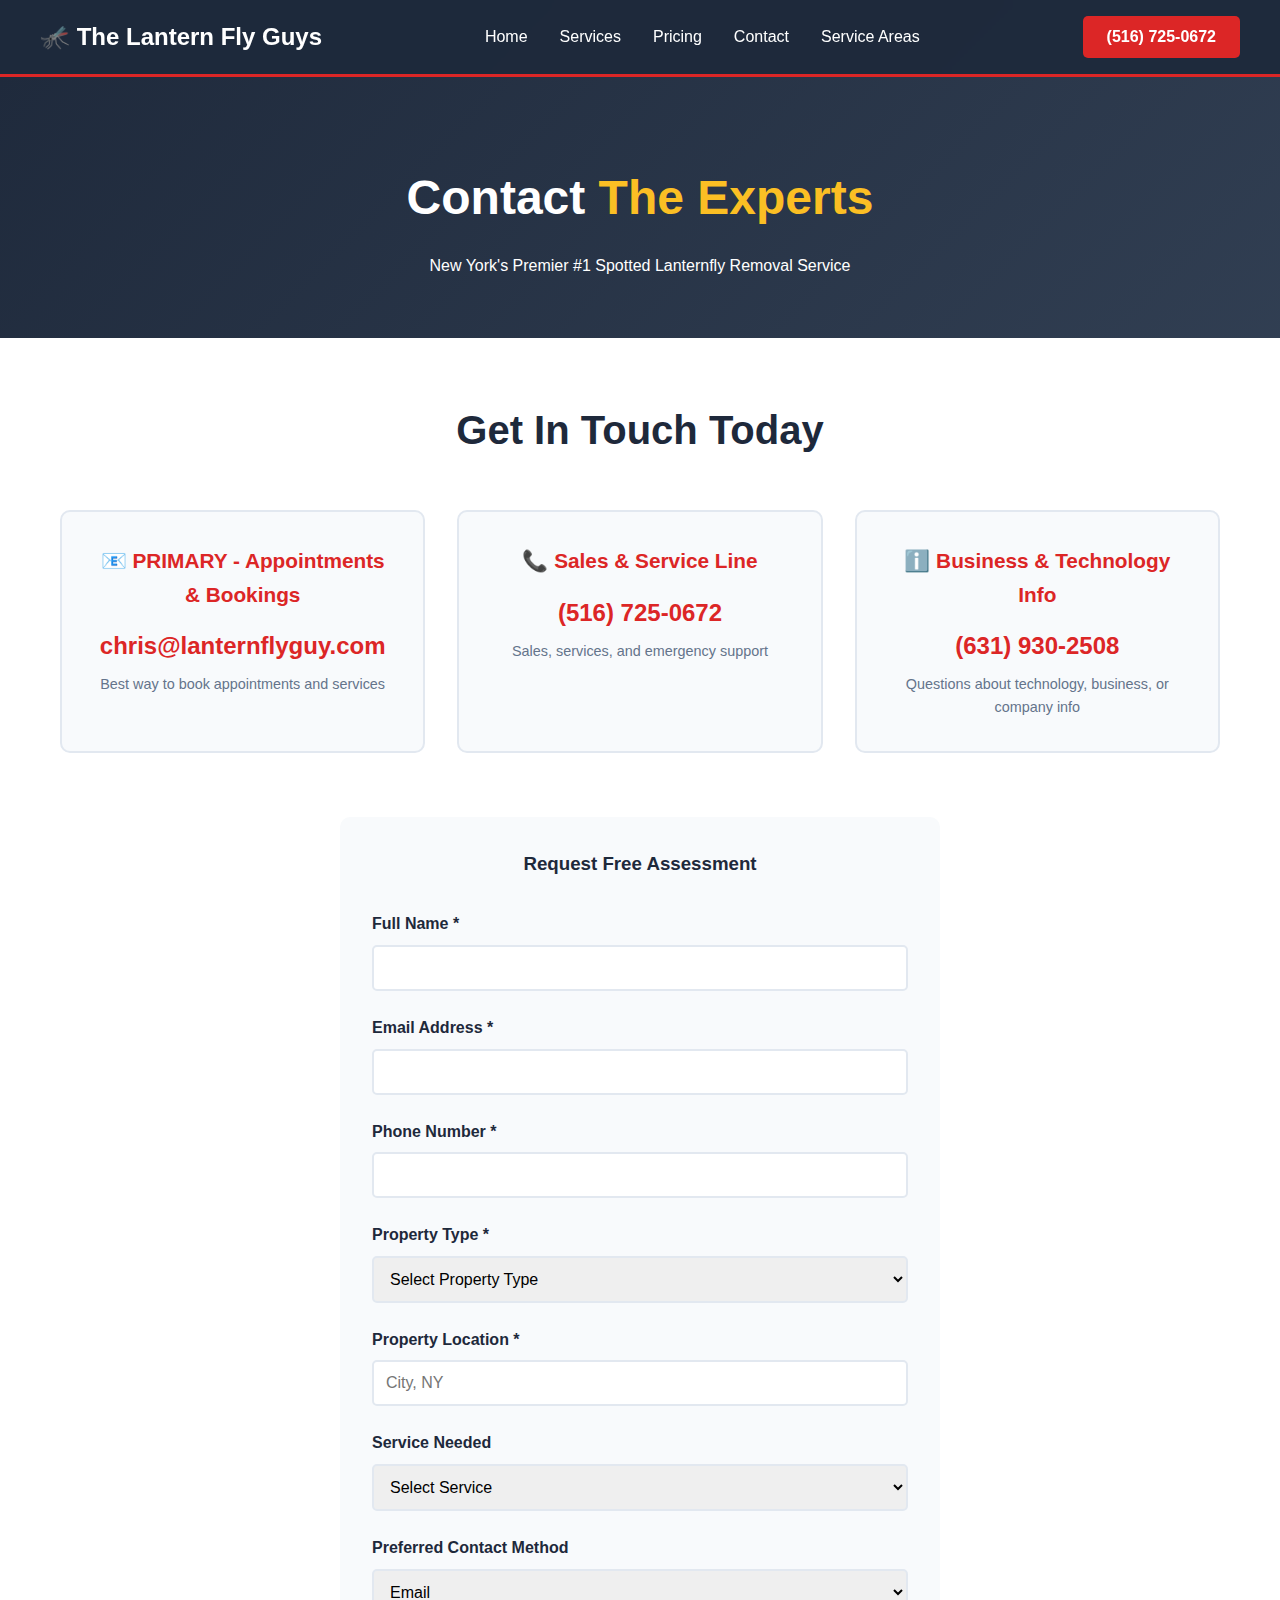
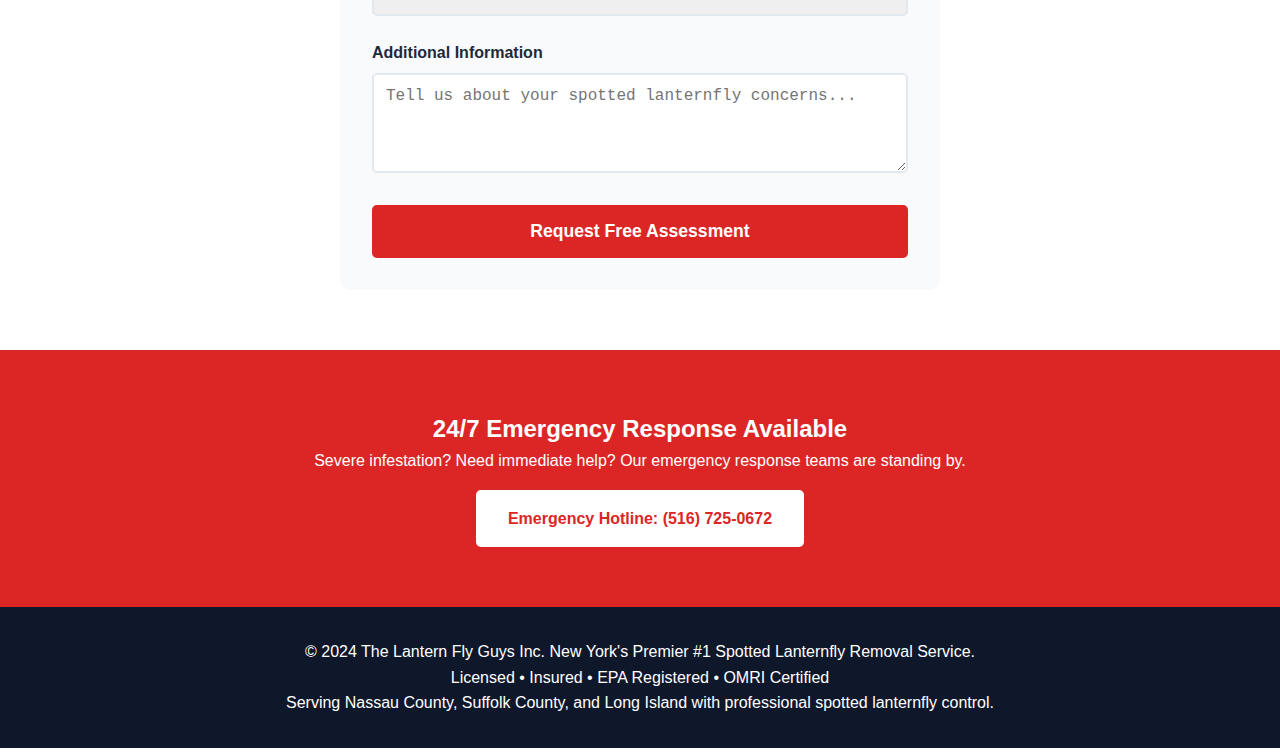
<file: contact.html>
<!DOCTYPE html>
<html lang="en">
<head>
    <meta charset="UTF-8">
    <meta name="viewport" content="width=device-width, initial-scale=1.0">
    <title>Contact Us - The Lantern Fly Guys | Nassau & Suffolk County Spotted Lanternfly Removal</title>
    <meta name="description" content="Contact The Lantern Fly Guys for professional spotted lanternfly removal. Call (516) 725-0672 for sales & services or (631) 930-2508 for business info. Serving Nassau & Suffolk County NY.">
    <meta name="keywords" content="contact lanternfly removal Nassau County, spotted lanternfly exterminator Suffolk County, pest control contact Long Island, emergency pest service NY">
    <link rel="canonical" href="https://www.thelanternflyguys.com/contact.html">
    
    <style>
        * {
            margin: 0;
            padding: 0;
            box-sizing: border-box;
        }
        
        body {
            font-family: 'Segoe UI', Tahoma, Geneva, Verdana, sans-serif;
            line-height: 1.6;
            color: #333;
            background: linear-gradient(135deg, #1e293b 0%, #334155 50%, #1e293b 100%);
        }
        
        .container {
            max-width: 1200px;
            margin: 0 auto;
            padding: 0 20px;
        }
        
        .header {
            background: rgba(30, 41, 59, 0.95);
            backdrop-filter: blur(10px);
            position: fixed;
            top: 0;
            width: 100%;
            z-index: 1000;
            border-bottom: 3px solid #dc2626;
        }
        
        .nav {
            display: flex;
            justify-content: space-between;
            align-items: center;
            padding: 1rem 0;
        }
        
        .logo {
            color: #ffffff;
            font-size: 1.5rem;
            font-weight: bold;
            text-decoration: none;
        }
        
        .nav-menu {
            display: flex;
            list-style: none;
            gap: 2rem;
        }
        
        .nav-menu a {
            color: #ffffff;
            text-decoration: none;
            font-weight: 500;
        }
        
        .nav-menu a:hover {
            color: #fbbf24;
        }
        
        .phone-btn {
            background: #dc2626;
            color: white;
            padding: 0.5rem 1.5rem;
            border: none;
            border-radius: 5px;
            font-weight: bold;
            text-decoration: none;
        }
        
        .main {
            padding-top: 100px;
        }
        
        .page-header {
            text-align: center;
            padding: 60px 0;
            color: white;
        }
        
        .page-header h1 {
            font-size: 3rem;
            margin-bottom: 1rem;
        }
        
        .highlight {
            color: #fbbf24;
        }
        
        .contact-section {
            padding: 60px 0;
            background: white;
        }
        
        .section-title {
            text-align: center;
            font-size: 2.5rem;
            margin-bottom: 3rem;
            color: #1e293b;
        }
        
        .contact-grid {
            display: grid;
            grid-template-columns: repeat(auto-fit, minmax(300px, 1fr));
            gap: 2rem;
            margin-bottom: 4rem;
        }
        
        .contact-card {
            background: #f8fafc;
            padding: 2rem;
            border-radius: 10px;
            text-align: center;
            border: 2px solid #e2e8f0;
        }
        
        .contact-card h3 {
            color: #dc2626;
            margin-bottom: 1rem;
            font-size: 1.3rem;
        }
        
        .contact-card .phone {
            font-size: 1.5rem;
            font-weight: bold;
            color: #1e293b;
            margin-bottom: 0.5rem;
        }
        
        .contact-card .description {
            color: #64748b;
            font-size: 0.9rem;
        }
        
        .contact-form {
            max-width: 600px;
            margin: 0 auto;
            background: #f8fafc;
            padding: 2rem;
            border-radius: 10px;
        }
        
        .form-group {
            margin-bottom: 1.5rem;
        }
        
        .form-group label {
            display: block;
            margin-bottom: 0.5rem;
            font-weight: bold;
            color: #1e293b;
        }
        
        .form-group input,
        .form-group select,
        .form-group textarea {
            width: 100%;
            padding: 0.75rem;
            border: 2px solid #e2e8f0;
            border-radius: 5px;
            font-size: 1rem;
        }
        
        .form-group input:focus,
        .form-group select:focus,
        .form-group textarea:focus {
            outline: none;
            border-color: #dc2626;
        }
        
        .submit-btn {
            width: 100%;
            background: #dc2626;
            color: white;
            padding: 1rem;
            border: none;
            border-radius: 5px;
            font-size: 1.1rem;
            font-weight: bold;
            cursor: pointer;
            transition: background 0.3s;
        }
        
        .submit-btn:hover {
            background: #b91c1c;
        }
        
        .emergency-section {
            padding: 60px 0;
            background: #dc2626;
            color: white;
            text-align: center;
        }
        
        .footer {
            background: #0f172a;
            color: white;
            padding: 2rem 0;
            text-align: center;
        }
        
        @media (max-width: 768px) {
            .nav-menu { display: none; }
            .page-header h1 { font-size: 2rem; }
            .contact-grid { grid-template-columns: 1fr; }
        }
    </style>
</head>
<body>
    <!-- Header -->
    <header class="header">
        <nav class="nav container">
            <a href="/" class="logo">🦟 The Lantern Fly Guys</a>
            <ul class="nav-menu">
                <li><a href="/">Home</a></li>
                <li><a href="/services.html">Services</a></li>
                <li><a href="/pricing.html">Pricing</a></li>
                <li><a href="/contact.html">Contact</a></li>
                <li><a href="/towns.html">Service Areas</a></li>
            </ul>
            <a href="tel:5167250672" class="phone-btn">(516) 725-0672</a>
        </nav>
    </header>

    <main class="main">
        <!-- Page Header -->
        <section class="page-header">
            <div class="container">
                <h1>Contact <span class="highlight">The Experts</span></h1>
                <p>New York's Premier #1 Spotted Lanternfly Removal Service</p>
            </div>
        </section>

        <!-- Contact Information -->
        <section class="contact-section">
            <div class="container">
                <h2 class="section-title">Get In Touch Today</h2>
                <div class="contact-grid">
                    <div class="contact-card">
                        <h3>📧 PRIMARY - Appointments & Bookings</h3>
                        <div class="phone"><a href="mailto:chris@lanternflyguy.com" style="color: #dc2626; text-decoration: none;">chris@lanternflyguy.com</a></div>
                        <div class="description">Best way to book appointments and services</div>
                    </div>
                    <div class="contact-card">
                        <h3>📞 Sales & Service Line</h3>
                        <div class="phone"><a href="tel:5167250672" style="color: #dc2626; text-decoration: none;">(516) 725-0672</a></div>
                        <div class="description">Sales, services, and emergency support</div>
                    </div>
                    <div class="contact-card">
                        <h3>ℹ️ Business & Technology Info</h3>
                        <div class="phone"><a href="tel:6319302508" style="color: #dc2626; text-decoration: none;">(631) 930-2508</a></div>
                        <div class="description">Questions about technology, business, or company info</div>
                    </div>
                </div>

                <!-- Contact Form -->
                <div class="contact-form">
                    <h3 style="text-align: center; margin-bottom: 2rem; color: #1e293b;">Request Free Assessment</h3>
                    <form action="https://formspree.io/f/YOUR_FORM_ID" method="POST">
                        <div class="form-group">
                            <label for="name">Full Name *</label>
                            <input type="text" id="name" name="name" required>
                        </div>
                        <div class="form-group">
                            <label for="email">Email Address *</label>
                            <input type="email" id="email" name="email" required>
                        </div>
                        <div class="form-group">
                            <label for="phone">Phone Number *</label>
                            <input type="tel" id="phone" name="phone" required>
                        </div>
                        <div class="form-group">
                            <label for="property-type">Property Type *</label>
                            <select id="property-type" name="property-type" required>
                                <option value="">Select Property Type</option>
                                <option value="residential">Residential</option>
                                <option value="commercial">Commercial</option>
                                <option value="hoa">HOA Community</option>
                                <option value="winery">Winery/Vineyard</option>
                                <option value="municipal">Municipal</option>
                            </select>
                        </div>
                        <div class="form-group">
                            <label for="location">Property Location *</label>
                            <input type="text" id="location" name="location" placeholder="City, NY" required>
                        </div>
                        <div class="form-group">
                            <label for="service">Service Needed</label>
                            <select id="service" name="service">
                                <option value="">Select Service</option>
                                <option value="assessment">Free Assessment</option>
                                <option value="treatment">Treatment Service</option>
                                <option value="emergency">Emergency Response</option>
                                <option value="bt-gen2">BT Gen 2 Technology</option>
                                <option value="organic">Organic Treatment</option>
                            </select>
                        </div>
                        <div class="form-group">
                            <label for="preferred-contact">Preferred Contact Method</label>
                            <select id="preferred-contact" name="preferred-contact">
                                <option value="email">Email</option>
                                <option value="phone">Phone</option>
                                <option value="text">Text Message</option>
                            </select>
                        </div>
                        <div class="form-group">
                            <label for="message">Additional Information</label>
                            <textarea id="message" name="message" rows="4" placeholder="Tell us about your spotted lanternfly concerns..."></textarea>
                        </div>
                        <button type="submit" class="submit-btn">Request Free Assessment</button>
                    </form>
                </div>
            </div>
        </section>

        <!-- Emergency Section -->
        <section class="emergency-section">
            <div class="container">
                <h2>24/7 Emergency Response Available</h2>
                <p>Severe infestation? Need immediate help? Our emergency response teams are standing by.</p>
                <a href="tel:5167250672" style="background: white; color: #dc2626; padding: 1rem 2rem; border-radius: 5px; text-decoration: none; font-weight: bold; display: inline-block; margin-top: 1rem;">Emergency Hotline: (516) 725-0672</a>
            </div>
        </section>
    </main>

    <!-- Footer -->
    <footer class="footer">
        <div class="container">
            <p>&copy; 2024 The Lantern Fly Guys Inc. New York's Premier #1 Spotted Lanternfly Removal Service.</p>
            <p>Licensed • Insured • EPA Registered • OMRI Certified</p>
            <p>Serving Nassau County, Suffolk County, and Long Island with professional spotted lanternfly control.</p>
        </div>
    </footer>

    <script>
        // Form submission handling
        document.querySelector('form').addEventListener('submit', function(e) {
            e.preventDefault();
            
            // Get form data
            const formData = new FormData(this);
            const data = Object.fromEntries(formData);
            
            // For GoDaddy hosting, you can use Formspree or similar service
            // Replace YOUR_FORM_ID with actual Formspree form ID
            fetch(this.action, {
                method: 'POST',
                body: formData,
                headers: {
                    'Accept': 'application/json'
                }
            }).then(response => {
                if (response.ok) {
                    alert('Thank you! We will contact you within 24 hours for your free assessment.');
                    this.reset();
                } else {
                    alert('Thank you for your interest! Please call (516) 725-0672 for immediate assistance.');
                }
            }).catch(error => {
                alert('Thank you for your interest! Please call (516) 725-0672 for immediate assistance.');
            });
        });
    </script>
</body>
</html>
</file>
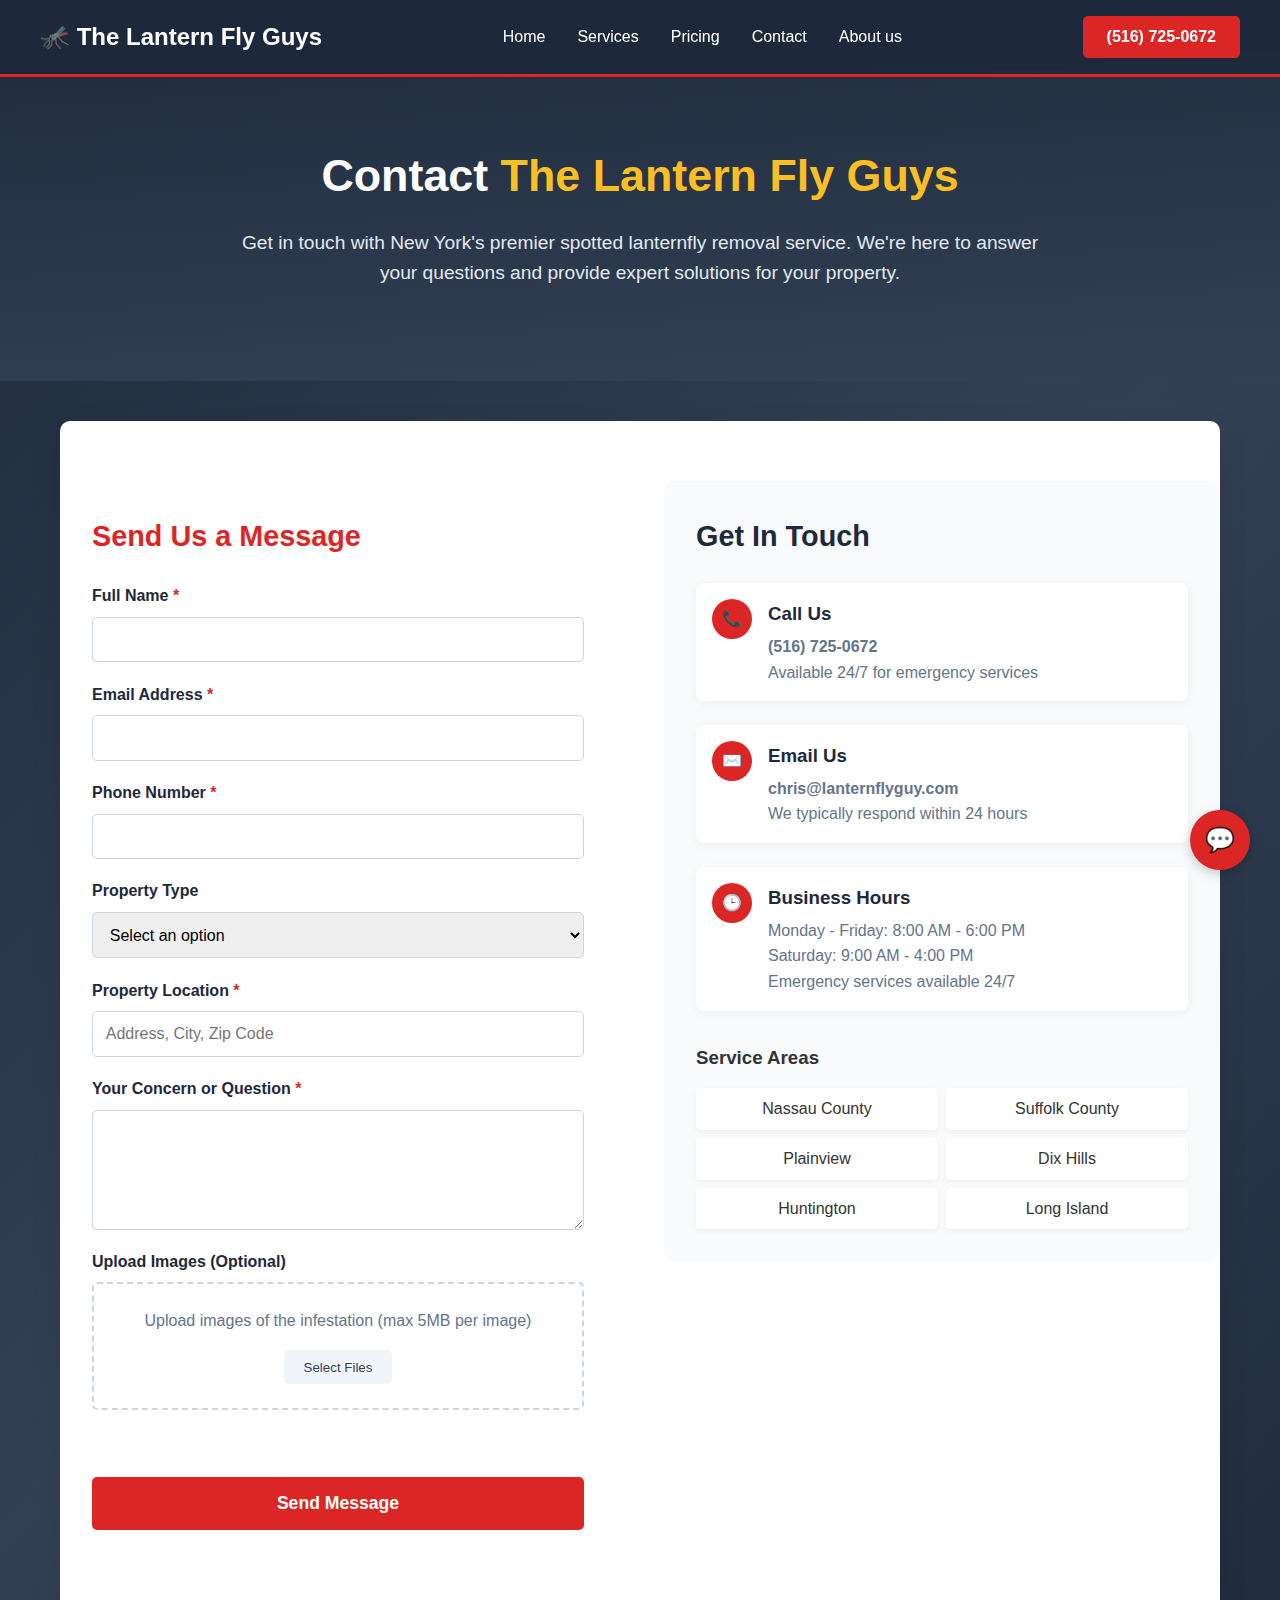
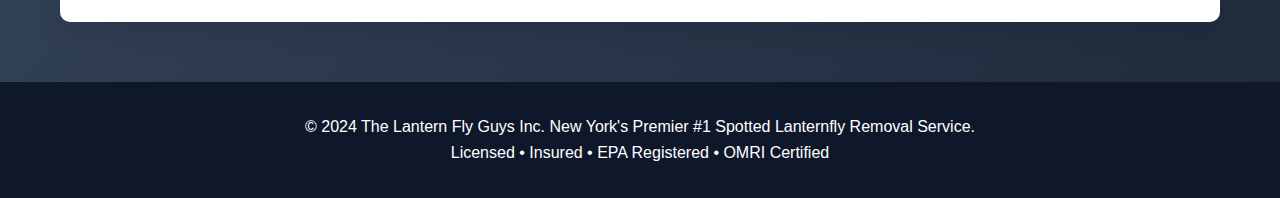
<file: Contact.html>
<!DOCTYPE html>
<html lang="en">
<head>
    <meta charset="UTF-8">
    <meta name="viewport" content="width=device-width, initial-scale=1.0">
    <title>Contact Us | The Lantern Fly Guys</title>
    <meta name="description" content="Contact New York's #1 Spotted Lanternfly Removal Service. Get a free assessment and expert consultation.">
    <style>
        * { margin: 0; padding: 0; box-sizing: border-box; }
        body { 
            font-family: 'Segoe UI', Tahoma, Geneva, Verdana, sans-serif; 
            line-height: 1.6; 
            color: #333; 
            background: linear-gradient(135deg, #1e293b 0%, #334155 50%, #1e293b 100%);
            min-height: 100vh;
        }
        .container { max-width: 1200px; margin: 0 auto; padding: 0 20px; }
        .header { background: rgba(30, 41, 59, 0.95); backdrop-filter: blur(10px); position: fixed; top: 0; width: 100%; z-index: 1000; border-bottom: 3px solid #dc2626; }
        .nav { display: flex; justify-content: space-between; align-items: center; padding: 1rem 0; }
        .logo { display: flex; align-items: center; color: #ffffff; font-size: 1.5rem; font-weight: bold; text-decoration: none; }
        .nav-menu { display: flex; list-style: none; gap: 2rem; }
        .nav-menu a { color: #ffffff; text-decoration: none; font-weight: 500; transition: color 0.3s; }
        .nav-menu a:hover { color: #fbbf24; }
        .phone-btn { background: #dc2626; color: white; padding: 0.5rem 1.5rem; border: none; border-radius: 5px; font-weight: bold; text-decoration: none; transition: background 0.3s; }
        .phone-btn:hover { background: #b91c1c; }
        
        /* Contact Hero Section */
        .contact-hero { 
            padding: 140px 0 60px; 
            text-align: center; 
            color: white; 
            background: linear-gradient(rgba(30, 41, 59, 0.8), rgba(51, 65, 85, 0.8));
        }
        .contact-hero h1 { font-size: 2.8rem; margin-bottom: 1rem; font-weight: bold; }
        .contact-hero .highlight { color: #fbbf24; }
        .contact-hero p { font-size: 1.2rem; margin-bottom: 2rem; max-width: 800px; margin-left: auto; margin-right: auto; color: #e2e8f0; }
        
        /* Contact Content */
        .contact-content { 
            display: grid; 
            grid-template-columns: 1fr 1fr; 
            gap: 3rem; 
            padding: 60px 0; 
            background: white; 
            border-radius: 10px; 
            margin: 40px auto; 
            box-shadow: 0 10px 30px rgba(0, 0, 0, 0.1);
        }
        
        /* Form Styles */
        .form-container { padding: 2rem; }
        .form-title { color: #dc2626; margin-bottom: 1.5rem; font-size: 1.8rem; }
        .contact-form { display: grid; gap: 1.2rem; }
        .form-group { display: flex; flex-direction: column; }
        .form-group label { margin-bottom: 0.5rem; font-weight: 600; color: #1e293b; }
        .form-group input, 
        .form-group textarea, 
        .form-group select { 
            padding: 0.8rem; 
            border: 1px solid #cbd5e1; 
            border-radius: 5px; 
            font-family: inherit;
            font-size: 1rem;
        }
        .form-group textarea { min-height: 120px; resize: vertical; }
        .form-group input:focus, 
        .form-group textarea:focus, 
        .form-group select:focus { 
            outline: none; 
            border-color: #dc2626; 
            box-shadow: 0 0 0 2px rgba(220, 38, 38, 0.2);
        }
        .required::after { content: " *"; color: #dc2626; }
        
        /* File Upload */
        .file-upload { 
            border: 2px dashed #cbd5e1; 
            padding: 1.5rem; 
            text-align: center; 
            border-radius: 5px;
            margin-bottom: 1rem;
            transition: all 0.3s;
        }
        .file-upload:hover { border-color: #dc2626; }
        .file-upload p { margin-bottom: 1rem; color: #64748b; }
        .file-input { display: none; }
        .upload-btn { 
            background: #f1f5f9; 
            color: #334155; 
            padding: 0.6rem 1.2rem; 
            border: none; 
            border-radius: 5px; 
            cursor: pointer;
            transition: all 0.3s;
        }
        .upload-btn:hover { background: #e2e8f0; }
        .file-list { margin-top: 1rem; text-align: left; }
        .file-item { 
            display: flex; 
            justify-content: space-between; 
            align-items: center; 
            background: #f8fafc; 
            padding: 0.5rem; 
            border-radius: 5px;
            margin-bottom: 0.5rem;
        }
        .remove-file { 
            color: #dc2626; 
            background: none; 
            border: none; 
            cursor: pointer; 
            font-weight: bold;
        }
        
        /* Submit Button */
        .submit-btn { 
            background: #dc2626; 
            color: white; 
            padding: 1rem; 
            border: none; 
            border-radius: 5px; 
            font-size: 1.1rem; 
            font-weight: bold; 
            cursor: pointer;
            transition: all 0.3s;
            margin-top: 1rem;
        }
        .submit-btn:hover { background: #b91c1c; transform: translateY(-2px); }
        
        /* Contact Info */
        .info-container { 
            background: #f8fafc; 
            padding: 2rem; 
            border-radius: 10px;
            height: fit-content;
        }
        .info-title { color: #1e293b; margin-bottom: 1.5rem; font-size: 1.8rem; }
        .contact-info-item { 
            display: flex; 
            align-items: flex-start; 
            margin-bottom: 1.5rem; 
            padding: 1rem;
            background: white;
            border-radius: 8px;
            box-shadow: 0 2px 10px rgba(0, 0, 0, 0.05);
        }
        .contact-icon { 
            background: #dc2626; 
            color: white; 
            width: 40px; 
            height: 40px; 
            border-radius: 50%; 
            display: flex; 
            align-items: center; 
            justify-content: center; 
            margin-right: 1rem;
            flex-shrink: 0;
        }
        .contact-details h3 { color: #1e293b; margin-bottom: 0.3rem; }
        .contact-details p { color: #64748b; }
        
        /* Service Areas */
        .service-areas { margin-top: 2rem; }
        .areas-grid { 
            display: grid; 
            grid-template-columns: repeat(2, 1fr); 
            gap: 0.5rem; 
            margin-top: 1rem;
        }
        .area-item { 
            background: white; 
            padding: 0.5rem; 
            border-radius: 5px; 
            text-align: center;
            box-shadow: 0 2px 5px rgba(0, 0, 0, 0.05);
        }
        
        /* Chat Bot */
        .chatbot-container {
            position: fixed;
            bottom: 30px;
            right: 30px;
            z-index: 1000;
        }
        .chatbot-btn {
            width: 60px;
            height: 60px;
            border-radius: 50%;
            background: #dc2626;
            color: white;
            border: none;
            cursor: pointer;
            box-shadow: 0 4px 12px rgba(0, 0, 0, 0.2);
            display: flex;
            align-items: center;
            justify-content: center;
            font-size: 1.5rem;
            transition: all 0.3s;
        }
        .chatbot-btn:hover {
            transform: scale(1.1);
        }
        .chat-window {
            position: absolute;
            bottom: 70px;
            right: 0;
            width: 350px;
            height: 450px;
            background: white;
            border-radius: 15px;
            box-shadow: 0 5px 25px rgba(0, 0, 0, 0.2);
            display: none;
            flex-direction: column;
            overflow: hidden;
        }
        .chat-header {
            background: #dc2626;
            color: white;
            padding: 1rem;
            display: flex;
            justify-content: space-between;
            align-items: center;
        }
        .chat-close {
            background: none;
            border: none;
            color: white;
            cursor: pointer;
            font-size: 1.2rem;
        }
        .chat-messages {
            flex: 1;
            padding: 1rem;
            overflow-y: auto;
            display: flex;
            flex-direction: column;
            gap: 0.8rem;
        }
        .message {
            max-width: 80%;
            padding: 0.8rem;
            border-radius: 15px;
            line-height: 1.4;
        }
        .bot-message {
            background: #f1f5f9;
            align-self: flex-start;
            border-bottom-left-radius: 5px;
        }
        .user-message {
            background: #dc2626;
            color: white;
            align-self: flex-end;
            border-bottom-right-radius: 5px;
        }
        .chat-input {
            display: flex;
            padding: 0.8rem;
            border-top: 1px solid #e2e8f0;
        }
        .chat-input input {
            flex: 1;
            padding: 0.8rem;
            border: 1px solid #cbd5e1;
            border-radius: 20px;
            outline: none;
        }
        .chat-input button {
            background: #dc2626;
            color: white;
            border: none;
            border-radius: 50%;
            width: 40px;
            height: 40px;
            margin-left: 0.5rem;
            cursor: pointer;
        }
        .quick-questions {
            display: grid;
            gap: 0.5rem;
            margin-top: 1rem;
        }
        .question-btn {
            background: #f1f5f9;
            border: 1px solid #e2e8f0;
            border-radius: 15px;
            padding: 0.5rem 1rem;
            text-align: left;
            cursor: pointer;
            transition: all 0.2s;
            font-size: 0.9rem;
        }
        .question-btn:hover {
            background: #e2e8f0;
        }
        
        /* Footer */
        .footer { background: #0f172a; color: white; padding: 2rem 0; text-align: center; margin-top: 60px; }
        
        /* Responsive */
        @media (max-width: 968px) {
            .contact-content {
                grid-template-columns: 1fr;
            }
        }
        @media (max-width: 768px) {
            .nav-menu { display: none; }
            .contact-hero h1 { font-size: 2.2rem; }
            .areas-grid { grid-template-columns: 1fr; }
            .chat-window {
                width: 300px;
                right: -20px;
            }
        }
    </style>
</head>
<body>
    <!-- Header -->
    <header class="header">
        <nav class="nav container">
            <a href="../" class="logo">
                🦟 The Lantern Fly Guys
            </a>
            <ul class="nav-menu">
                <li><a href="../">Home</a></li>
                <li><a href="../services/">Services</a></li>
                <li><a href="../pricing/">Pricing</a></li>
                <li><a href="../contact/">Contact</a></li>
                <li><a href="../towns/">About us</a></li>
            </ul>
            <a href="tel:5167250672" class="phone-btn">(516) 725-0672</a>
        </nav>
    </header>

    <!-- Contact Hero Section -->
    <section class="contact-hero">
        <div class="container">
            <h1>Contact <span class="highlight">The Lantern Fly Guys</span></h1>
            <p>Get in touch with New York's premier spotted lanternfly removal service. We're here to answer your questions and provide expert solutions for your property.</p>
        </div>
    </section>

    <!-- Contact Content -->
    <div class="container">
        <div class="contact-content">
            <!-- Contact Form -->
            <div class="form-container">
                <h2 class="form-title">Send Us a Message</h2>
                <form class="contact-form" id="contactForm" enctype="multipart/form-data">
                    <div class="form-group">
                        <label for="name" class="required">Full Name</label>
                        <input type="text" id="name" name="name" required>
                    </div>
                    <div class="form-group">
                        <label for="email" class="required">Email Address</label>
                        <input type="email" id="email" name="email" required>
                    </div>
                    <div class="form-group">
                        <label for="phone" class="required">Phone Number</label>
                        <input type="tel" id="phone" name="phone" required>
                    </div>
                    <div class="form-group">
                        <label for="propertyType">Property Type</label>
                        <select id="propertyType" name="propertyType">
                            <option value="">Select an option</option>
                            <option value="residential">Residential</option>
                            <option value="commercial">Commercial</option>
                            <option value="farm">Farm/Vineyard</option>
                            <option value="hoa">HOA Community</option>
                            <option value="municipal">Municipal</option>
                        </select>
                    </div>
                    <div class="form-group">
                        <label for="location" class="required">Property Location</label>
                        <input type="text" id="location" name="location" placeholder="Address, City, Zip Code" required>
                    </div>
                    <div class="form-group">
                        <label for="message" class="required">Your Concern or Question</label>
                        <textarea id="message" name="message" required></textarea>
                    </div>
                    
                    <!-- File Upload -->
                    <div class="form-group">
                        <label>Upload Images (Optional)</label>
                        <div class="file-upload" id="fileUploadArea">
                            <p>Upload images of the infestation (max 5MB per image)</p>
                            <button type="button" class="upload-btn" onclick="document.getElementById('fileInput').click()">Select Files</button>
                            <input type="file" id="fileInput" class="file-input" multiple accept="image/*" onchange="handleFileSelect(event)">
                        </div>
                        <div class="file-list" id="fileList"></div>
                    </div>
                    
                    <button type="submit" class="submit-btn">Send Message</button>
                </form>
            </div>
            
            <!-- Contact Information -->
            <div class="info-container">
                <h2 class="info-title">Get In Touch</h2>
                
                <div class="contact-info-item">
                    <div class="contact-icon">📞</div>
                    <div class="contact-details">
                        <h3>Call Us</h3>
                        <p><strong>(516) 725-0672</strong></p>
                        <p>Available 24/7 for emergency services</p>
                    </div>
                </div>
                
                <div class="contact-info-item">
                    <div class="contact-icon">✉️</div>
                    <div class="contact-details">
                        <h3>Email Us</h3>
                        <p><strong>chris@lanternflyguy.com</strong></p>
                        <p>We typically respond within 24 hours</p>
                    </div>
                </div>
                
                <div class="contact-info-item">
                    <div class="contact-icon">🕒</div>
                    <div class="contact-details">
                        <h3>Business Hours</h3>
                        <p>Monday - Friday: 8:00 AM - 6:00 PM</p>
                        <p>Saturday: 9:00 AM - 4:00 PM</p>
                        <p>Emergency services available 24/7</p>
                    </div>
                </div>
                
                <div class="service-areas">
                    <h3>Service Areas</h3>
                    <div class="areas-grid">
                        <div class="area-item">Nassau County</div>
                        <div class="area-item">Suffolk County</div>
                        <div class="area-item">Plainview</div>
                        <div class="area-item">Dix Hills</div>
                        <div class="area-item">Huntington</div>
                        <div class="area-item">Long Island</div>
                    </div>
                </div>
            </div>
        </div>
    </div>

    <!-- Chat Bot -->
    <div class="chatbot-container">
        <button class="chatbot-btn" onclick="toggleChat()">💬</button>
        <div class="chat-window" id="chatWindow">
            <div class="chat-header">
                <h3>Lantern Fly Help</h3>
                <button class="chat-close" onclick="toggleChat()">×</button>
            </div>
            <div class="chat-messages" id="chatMessages">
                <div class="message bot-message">
                    Hi there! I'm here to help with your spotted lanternfly questions. How can I assist you today?
                </div>
                <div class="quick-questions">
                    <button class="question-btn" onclick="askQuestion(this)">How quickly can you respond to an infestation?</button>
                    <button class="question-btn" onclick="askQuestion(this)">Are your treatments safe for pets?</button>
                    <button class="question-btn" onclick="askQuestion(this)">What's your elimination success rate?</button>
                    <button class="question-btn" onclick="askQuestion(this)">I need to speak with someone directly</button>
                </div>
            </div>
            <div class="chat-input">
                <input type="text" id="chatInput" placeholder="Type your question here...">
                <button onclick="sendMessage()">➤</button>
            </div>
        </div>
    </div>

    <!-- Footer -->
    <footer class="footer">
        <div class="container">
            <p>&copy; 2024 The Lantern Fly Guys Inc. New York's Premier #1 Spotted Lanternfly Removal Service.</p>
            <p>Licensed • Insured • EPA Registered • OMRI Certified</p>
        </div>
    </footer>

    <script>
        // File Upload Handling
        function handleFileSelect(event) {
            const files = event.target.files;
            const fileList = document.getElementById('fileList');
            const maxSize = 5 * 1024 * 1024; // 5MB in bytes
            
            fileList.innerHTML = '';
            
            for (let i = 0; i < files.length; i++) {
                const file = files[i];
                
                if (file.size > maxSize) {
                    alert(`File ${file.name} is too large. Maximum file size is 5MB.`);
                    continue;
                }
                
                const fileItem = document.createElement('div');
                fileItem.className = 'file-item';
                fileItem.innerHTML = `
                    <span>${file.name}</span>
                    <button type="button" class="remove-file" onclick="removeFile(this)">×</button>
                `;
                fileList.appendChild(fileItem);
            }
        }
        
        function removeFile(button) {
            const fileItem = button.parentElement;
            fileItem.remove();
        }
        
        // Form Submission
        document.getElementById('contactForm').addEventListener('submit', function(e) {
            e.preventDefault();
            
            // Basic validation
            const requiredFields = this.querySelectorAll('[required]');
            let valid = true;
            
            requiredFields.forEach(field => {
                if (!field.value.trim()) {
                    valid = false;
                    field.style.borderColor = '#dc2626';
                } else {
                    field.style.borderColor = '#cbd5e1';
                }
            });
            
            if (!valid) {
                alert('Please fill in all required fields.');
                return;
            }
            
            // In a real implementation, you would send the form data to your server
            // This is a simulation of form submission
            alert('Thank you for your message! We will contact you shortly.');
            this.reset();
            document.getElementById('fileList').innerHTML = '';
        });
        
        // Chat Bot Functionality
        function toggleChat() {
            const chatWindow = document.getElementById('chatWindow');
            chatWindow.style.display = chatWindow.style.display === 'flex' ? 'none' : 'flex';
        }
        
        function askQuestion(button) {
            const question = button.textContent;
            document.getElementById('chatInput').value = question;
            sendMessage();
        }
        
        function sendMessage() {
            const input = document.getElementById('chatInput');
            const message = input.value.trim();
            
            if (!message) return;
            
            // Add user message
            addMessage(message, 'user');
            input.value = '';
            
            // Simulate bot response after a short delay
            setTimeout(() => {
                let response;
                
                if (message.includes('respond') || message.includes('quickly')) {
                    response = "We typically respond within 24 hours for standard inquiries. For emergency infestations, we can often be on-site within 2-4 hours.";
                } else if (message.includes('pets') || message.includes('safe')) {
                    response = "Yes! Our treatments are OMRI organic certified and completely safe for pets, children, and plants. We use environmentally responsible methods.";
                } else if (message.includes('rate') || message.includes('success')) {
                    response = "Our patented technology achieves an 85-90% elimination rate, which is industry-leading. Most clients see significant results after the first treatment.";
                } else if (message.includes('directly') || message.includes('speak')) {
                    response = "I can connect you directly with Chris. Would you like me to send him a message to call you? Or you can call (516) 725-0672 right now.";
                } else {
                    response = "Thanks for your question. I'm connecting you with one of our lanternfly specialists who will contact you shortly. Is there anything else I can help with?";
                }
                
                addMessage(response, 'bot');
            }, 1000);
        }
        
        function addMessage(text, sender) {
            const messagesContainer = document.getElementById('chatMessages');
            const messageElement = document.createElement('div');
            messageElement.className = `message ${sender}-message`;
            messageElement.textContent = text;
            
            messagesContainer.appendChild(messageElement);
            messagesContainer.scrollTop = messagesContainer.scrollHeight;
        }
        
        // Initialize chat with welcome message
        window.onload = function() {
            // Already has a welcome message in the HTML
        }
    </script>
    <script src="../js/contact-form.js"></script>
</body>
</html>
</file>
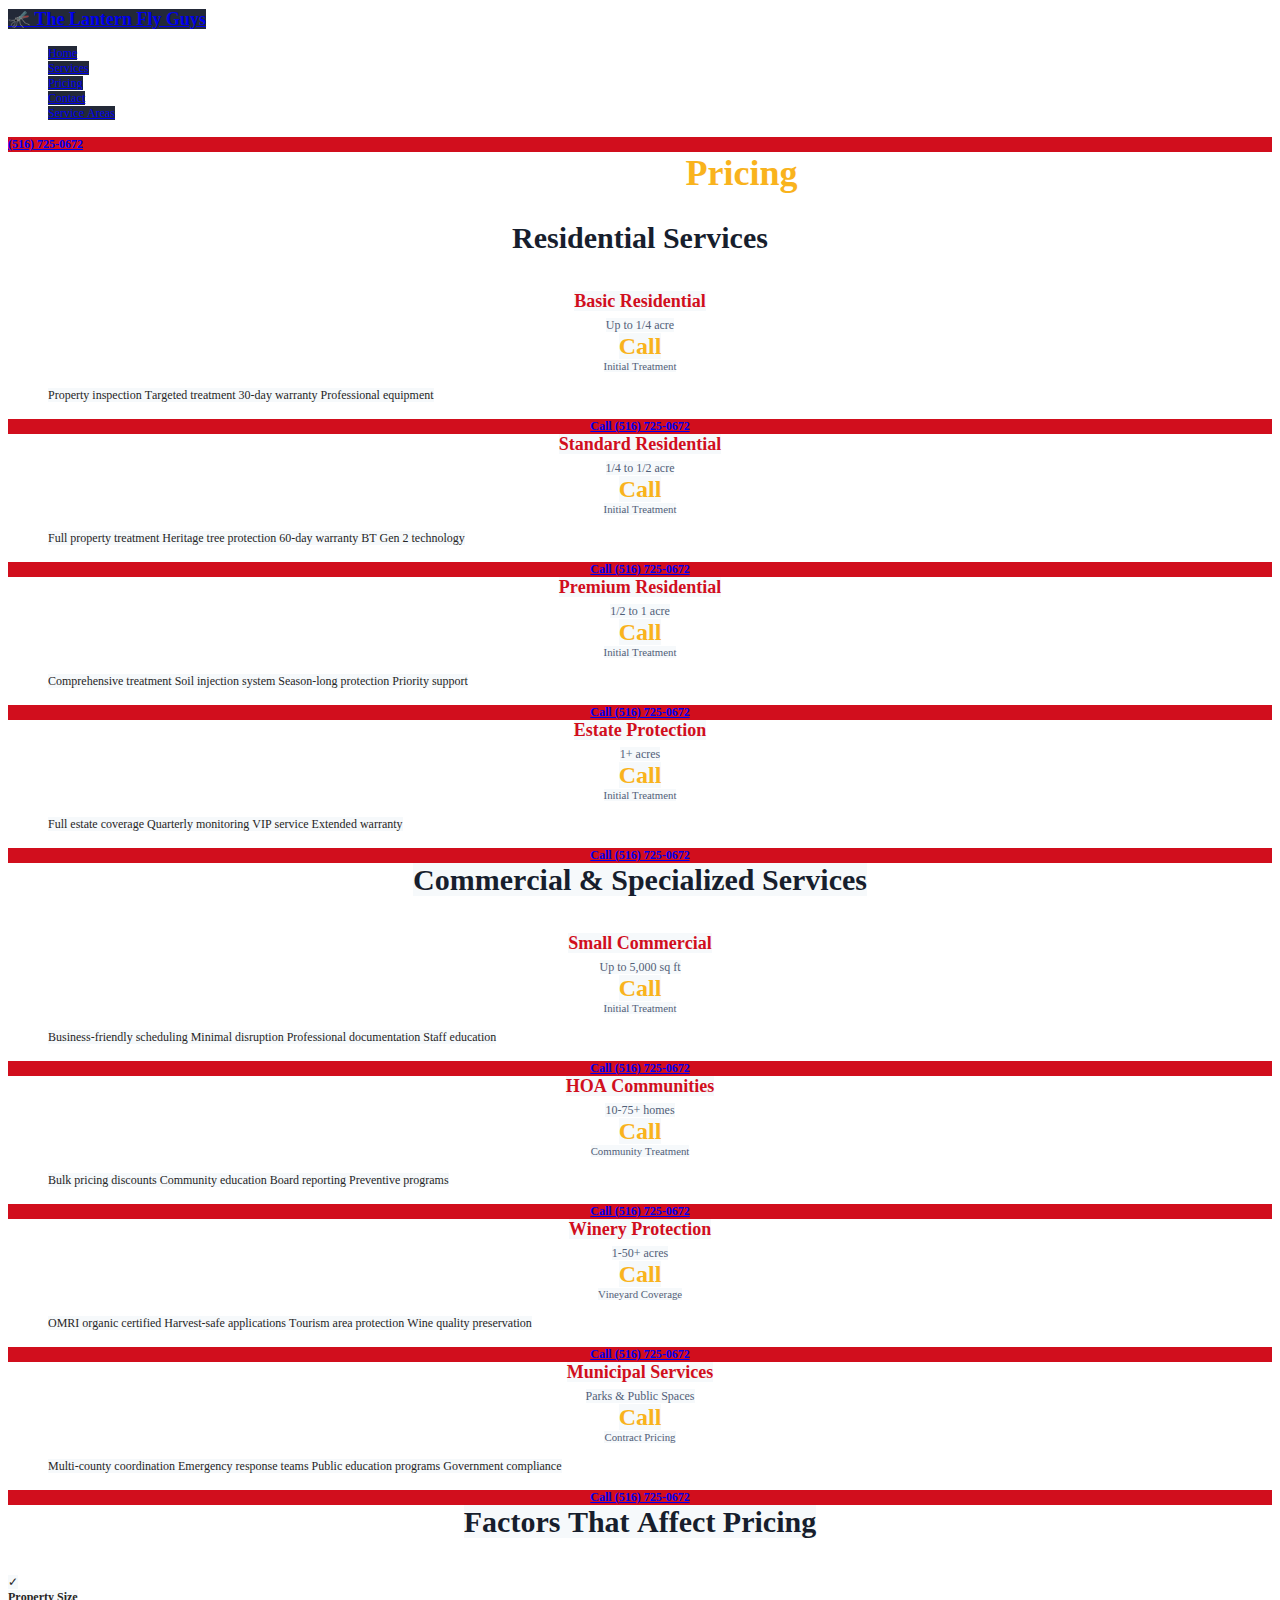
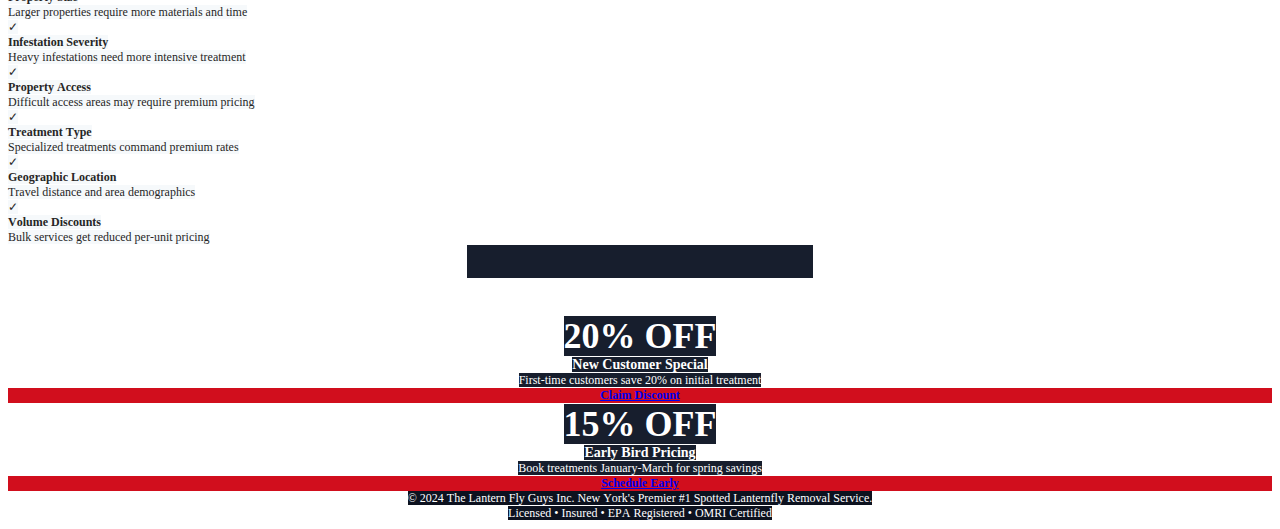
<file: pricing.html>
<!DOCTYPE html PUBLIC "-//W3C//DTD HTML 4.01//EN" "http://www.w3.org/TR/html4/strict.dtd">
<html>
<head>
  <meta http-equiv="Content-Type" content="text/html; charset=utf-8">
  <meta http-equiv="Content-Style-Type" content="text/css">
  <title></title>
  <meta name="Description" content="Transparent pricing for professional spotted lanternfly control. Residential $350-$1500, Commercial $500-$5000+, HOA community pricing. Free quotes Nassau &amp; Suffolk County.">
  <meta name="Keywords" content="spotted lanternfly removal cost, pest control pricing Nassau County, lanternfly treatment rates Suffolk County, HOA pest control pricing Long Island">
  <meta name="Generator" content="Cocoa HTML Writer">
  <meta name="CocoaVersion" content="2575.6">
  <style type="text/css">
    p.p1 {margin: 0.0px 0.0px 0.0px 0.0px; font: 18.0px Tahoma; color: #ffffff; -webkit-text-stroke: #ffffff}
    p.p3 {margin: 0.0px 0.0px 0.0px 0.0px; font: 12.0px Tahoma; color: #ffffff; -webkit-text-stroke: #ffffff; background-color: #d10e1d}
    p.p5 {margin: 0.0px 0.0px 0.0px 0.0px; text-align: center; font: 12.0px Tahoma; color: #ffffff; -webkit-text-stroke: #ffffff}
    p.p8 {margin: 0.0px 0.0px 0.0px 0.0px; text-align: center; font: 12.0px Tahoma; color: #526078; -webkit-text-stroke: #526078}
    p.p9 {margin: 0.0px 0.0px 0.0px 0.0px; text-align: center; font: 24.0px Tahoma; color: #f9b31d; -webkit-text-stroke: #f9b31d}
    p.p10 {margin: 0.0px 0.0px 0.0px 0.0px; text-align: center; font: 10.8px Tahoma; color: #526078; -webkit-text-stroke: #526078}
    p.p11 {margin: 0.0px 0.0px 0.0px 0.0px; font: 12.0px Tahoma; color: #262626; -webkit-text-stroke: #262626}
    p.p12 {margin: 0.0px 0.0px 0.0px 0.0px; text-align: center; font: 12.0px Tahoma; color: #ffffff; -webkit-text-stroke: #ffffff; background-color: #d10e1d}
    p.p13 {margin: 0.0px 0.0px 0.0px 0.0px; font: 12.0px 'Lucida Grande'; color: #262626; -webkit-text-stroke: #262626}
    p.p14 {margin: 0.0px 0.0px 0.0px 0.0px; text-align: center; font: 36.0px Tahoma; color: #ffffff; -webkit-text-stroke: #ffffff}
    li.li2 {margin: 0.0px 0.0px 0.0px 0.0px; font: 12.0px Tahoma; color: #ffffff; -webkit-text-stroke: #ffffff}
    li.li11 {margin: 0.0px 0.0px 0.0px 0.0px; font: 12.0px Tahoma; color: #262626; -webkit-text-stroke: #262626}
    span.s1 {font: 18.0px 'Apple Color Emoji'; font-kerning: none; background-color: rgba(23, 30, 45, 0.95)}
    span.s2 {font: 18.0px Tahoma; font-kerning: none}
    span.s3 {background-color: rgba(23, 30, 45, 0.95); -webkit-text-stroke: 0px #000000}
    span.s4 {font-kerning: none}
    span.s5 {font-kerning: none; background-color: #d10e1d}
    span.s6 {font-kerning: none; color: #f9b31d; -webkit-text-stroke: 0px #f9b31d}
    span.s7 {font-kerning: none; background-color: #ffffff}
    span.s8 {font-kerning: none; background-color: #f6f9fb}
    span.s9 {background-color: #f6f9fb; -webkit-text-stroke: 0px #000000}
    span.s10 {font-kerning: none; background-color: #171e2d}
    span.s11 {font-kerning: none; background-color: #0d121f}
    ul.ul1 {list-style-type: none}
  </style>
</head>
<body>
<p class="p1"><span class="s1"><a href="file:///">🦟<span class="s2"><b> The Lantern Fly Guys</b><b></b></span></a></span></p>
<ul class="ul1">
  <li class="li2"><span class="s3"><a href="file:///"><span class="s4">Home</span></a></span></li>
  <li class="li2"><span class="s3"><a href="file:///services.html"><span class="s4">Services</span></a></span></li>
  <li class="li2"><span class="s3"><a href="file:///pricing.html"><span class="s4">Pricing</span></a></span></li>
  <li class="li2"><span class="s3"><a href="file:///contact.html"><span class="s4">Contact</span></a></span></li>
  <li class="li2"><span class="s3"><a href="file:///towns.html"><span class="s4">Service Areas</span></a></span></li>
</ul>
<p class="p3"><span class="s4"><a href="tel:5167250672"><b>(516) 725-0672</b><span class="s5"><b></b></span></a></span></p>
<h1 style="margin: 0.0px 0.0px 12.0px 0.0px; text-align: center; font: 36.0px Tahoma; color: #ffffff; -webkit-text-stroke: #ffffff"><span class="s4"><b>Transparent </b></span><span class="s6"><b>Pricing</b><b></b></span></h1>
<p class="p5"><span class="s4">Professional spotted lanternfly control with upfront pricing. No hidden fees, no surprises.</span></p>
<h2 style="margin: 0.0px 0.0px 36.0px 0.0px; text-align: center; font: 30.0px Tahoma; color: #171e2d; -webkit-text-stroke: #171e2d"><span class="s7"><b>Residential Services</b><b></b></span></h2>
<h3 style="margin: 0.0px 0.0px 6.0px 0.0px; text-align: center; font: 18.0px Tahoma; color: #d10e1d; -webkit-text-stroke: #d10e1d"><span class="s8"><b>Basic Residential</b><b></b></span></h3>
<p class="p8"><span class="s8">Up to 1/4 acre</span></p>
<p class="p9"><span class="s8"><b>Call</b><b></b></span></p>
<p class="p10"><span class="s8">Initial Treatment</span></p>
<ul class="ul1">
  <li class="li11"><span class="s9"></span><span class="s8">Property inspection Targeted treatment 30-day warranty Professional equipment</span></li>
</ul>
<p class="p12"><span class="s4"><a href="tel:5167250672"><b>Call (516) 725-0672</b><span class="s5"><b></b></span></a></span></p>
<h3 style="margin: 0.0px 0.0px 6.0px 0.0px; text-align: center; font: 18.0px Tahoma; color: #d10e1d; -webkit-text-stroke: #d10e1d"><span class="s8"><b>Standard Residential</b><b></b></span></h3>
<p class="p8"><span class="s8">1/4 to 1/2 acre</span></p>
<p class="p9"><span class="s8"><b>Call</b><b></b></span></p>
<p class="p10"><span class="s8">Initial Treatment</span></p>
<ul class="ul1">
  <li class="li11"><span class="s9"></span><span class="s8">Full property treatment Heritage tree protection 60-day warranty BT Gen 2 technology</span></li>
</ul>
<p class="p12"><span class="s4"><a href="tel:5167250672"><b>Call (516) 725-0672</b><span class="s5"><b></b></span></a></span></p>
<h3 style="margin: 0.0px 0.0px 6.0px 0.0px; text-align: center; font: 18.0px Tahoma; color: #d10e1d; -webkit-text-stroke: #d10e1d"><span class="s8"><b>Premium Residential</b><b></b></span></h3>
<p class="p8"><span class="s8">1/2 to 1 acre</span></p>
<p class="p9"><span class="s8"><b>Call</b><b></b></span></p>
<p class="p10"><span class="s8">Initial Treatment</span></p>
<ul class="ul1">
  <li class="li11"><span class="s9"></span><span class="s8">Comprehensive treatment Soil injection system Season-long protection Priority support</span></li>
</ul>
<p class="p12"><span class="s4"><a href="tel:5167250672"><b>Call (516) 725-0672</b><span class="s5"><b></b></span></a></span></p>
<h3 style="margin: 0.0px 0.0px 6.0px 0.0px; text-align: center; font: 18.0px Tahoma; color: #d10e1d; -webkit-text-stroke: #d10e1d"><span class="s8"><b>Estate Protection</b><b></b></span></h3>
<p class="p8"><span class="s8">1+ acres</span></p>
<p class="p9"><span class="s8"><b>Call</b><b></b></span></p>
<p class="p10"><span class="s8">Initial Treatment</span></p>
<ul class="ul1">
  <li class="li11"><span class="s9"></span><span class="s8">Full estate coverage Quarterly monitoring VIP service Extended warranty</span></li>
</ul>
<p class="p12"><span class="s4"><a href="tel:5167250672"><b>Call (516) 725-0672</b><span class="s5"><b></b></span></a></span></p>
<h2 style="margin: 0.0px 0.0px 36.0px 0.0px; text-align: center; font: 30.0px Tahoma; color: #171e2d; -webkit-text-stroke: #171e2d"><span class="s8"><b>Commercial &amp; Specialized Services</b><b></b></span></h2>
<h3 style="margin: 0.0px 0.0px 6.0px 0.0px; text-align: center; font: 18.0px Tahoma; color: #d10e1d; -webkit-text-stroke: #d10e1d"><span class="s8"><b>Small Commercial</b><b></b></span></h3>
<p class="p8"><span class="s8">Up to 5,000 sq ft</span></p>
<p class="p9"><span class="s8"><b>Call</b><b></b></span></p>
<p class="p10"><span class="s8">Initial Treatment</span></p>
<ul class="ul1">
  <li class="li11"><span class="s9"></span><span class="s8">Business-friendly scheduling Minimal disruption Professional documentation Staff education</span></li>
</ul>
<p class="p12"><span class="s4"><a href="tel:5167250672"><b>Call (516) 725-0672</b><span class="s5"><b></b></span></a></span></p>
<h3 style="margin: 0.0px 0.0px 6.0px 0.0px; text-align: center; font: 18.0px Tahoma; color: #d10e1d; -webkit-text-stroke: #d10e1d"><span class="s8"><b>HOA Communities</b><b></b></span></h3>
<p class="p8"><span class="s8">10-75+ homes</span></p>
<p class="p9"><span class="s8"><b>Call</b><b></b></span></p>
<p class="p10"><span class="s8">Community Treatment</span></p>
<ul class="ul1">
  <li class="li11"><span class="s9"></span><span class="s8">Bulk pricing discounts Community education Board reporting Preventive programs</span></li>
</ul>
<p class="p12"><span class="s4"><a href="tel:5167250672"><b>Call (516) 725-0672</b><span class="s5"><b></b></span></a></span></p>
<h3 style="margin: 0.0px 0.0px 6.0px 0.0px; text-align: center; font: 18.0px Tahoma; color: #d10e1d; -webkit-text-stroke: #d10e1d"><span class="s8"><b>Winery Protection</b><b></b></span></h3>
<p class="p8"><span class="s8">1-50+ acres</span></p>
<p class="p9"><span class="s8"><b>Call</b><b></b></span></p>
<p class="p10"><span class="s8">Vineyard Coverage</span></p>
<ul class="ul1">
  <li class="li11"><span class="s9"></span><span class="s8">OMRI organic certified Harvest-safe applications Tourism area protection Wine quality preservation</span></li>
</ul>
<p class="p12"><span class="s4"><a href="tel:5167250672"><b>Call (516) 725-0672</b><span class="s5"><b></b></span></a></span></p>
<h3 style="margin: 0.0px 0.0px 6.0px 0.0px; text-align: center; font: 18.0px Tahoma; color: #d10e1d; -webkit-text-stroke: #d10e1d"><span class="s8"><b>Municipal Services</b><b></b></span></h3>
<p class="p8"><span class="s8">Parks &amp; Public Spaces</span></p>
<p class="p9"><span class="s8"><b>Call</b><b></b></span></p>
<p class="p10"><span class="s8">Contract Pricing</span></p>
<ul class="ul1">
  <li class="li11"><span class="s9"></span><span class="s8">Multi-county coordination Emergency response teams Public education programs Government compliance</span></li>
</ul>
<p class="p12"><span class="s4"><a href="tel:5167250672"><b>Call (516) 725-0672</b><span class="s5"><b></b></span></a></span></p>
<h2 style="margin: 0.0px 0.0px 36.0px 0.0px; text-align: center; font: 30.0px Tahoma; color: #171e2d; -webkit-text-stroke: #171e2d"><span class="s8"><b>Factors That Affect Pricing</b><b></b></span></h2>
<p class="p13"><span class="s8">✓</span></p>
<h4 style="margin: 0.0px 0.0px 0.0px 0.0px; font: 12.0px Tahoma; color: #262626; -webkit-text-stroke: #262626"><span class="s8"><b>Property Size</b><b></b></span></h4>
<p class="p11"><span class="s8">Larger properties require more materials and time</span></p>
<p class="p13"><span class="s8">✓</span></p>
<h4 style="margin: 0.0px 0.0px 0.0px 0.0px; font: 12.0px Tahoma; color: #262626; -webkit-text-stroke: #262626"><span class="s8"><b>Infestation Severity</b><b></b></span></h4>
<p class="p11"><span class="s8">Heavy infestations need more intensive treatment</span></p>
<p class="p13"><span class="s8">✓</span></p>
<h4 style="margin: 0.0px 0.0px 0.0px 0.0px; font: 12.0px Tahoma; color: #262626; -webkit-text-stroke: #262626"><span class="s8"><b>Property Access</b><b></b></span></h4>
<p class="p11"><span class="s8">Difficult access areas may require premium pricing</span></p>
<p class="p13"><span class="s8">✓</span></p>
<h4 style="margin: 0.0px 0.0px 0.0px 0.0px; font: 12.0px Tahoma; color: #262626; -webkit-text-stroke: #262626"><span class="s8"><b>Treatment Type</b><b></b></span></h4>
<p class="p11"><span class="s8">Specialized treatments command premium rates</span></p>
<p class="p13"><span class="s8">✓</span></p>
<h4 style="margin: 0.0px 0.0px 0.0px 0.0px; font: 12.0px Tahoma; color: #262626; -webkit-text-stroke: #262626"><span class="s8"><b>Geographic Location</b><b></b></span></h4>
<p class="p11"><span class="s8">Travel distance and area demographics</span></p>
<p class="p13"><span class="s8">✓</span></p>
<h4 style="margin: 0.0px 0.0px 0.0px 0.0px; font: 12.0px Tahoma; color: #262626; -webkit-text-stroke: #262626"><span class="s8"><b>Volume Discounts</b><b></b></span></h4>
<p class="p11"><span class="s8">Bulk services get reduced per-unit pricing</span></p>
<h2 style="margin: 0.0px 0.0px 36.0px 0.0px; text-align: center; font: 30.0px Tahoma; color: #171e2d; -webkit-text-stroke: #171e2d"><span class="s10"><b>Special Offers &amp; Discounts</b><b></b></span></h2>
<p class="p14"><span class="s10"><b>20% OFF</b><b></b></span></p>
<h3 style="margin: 0.0px 0.0px 0.0px 0.0px; text-align: center; font: 14.0px Tahoma; color: #ffffff; -webkit-text-stroke: #ffffff"><span class="s10"><b>New Customer Special</b><b></b></span></h3>
<p class="p5"><span class="s10">First-time customers save 20% on initial treatment</span></p>
<p class="p12"><span class="s4"><a href="tel:5167250672"><b>Claim Discount</b><span class="s5"><b></b></span></a></span></p>
<p class="p14"><span class="s10"><b>15% OFF</b><b></b></span></p>
<h3 style="margin: 0.0px 0.0px 0.0px 0.0px; text-align: center; font: 14.0px Tahoma; color: #ffffff; -webkit-text-stroke: #ffffff"><span class="s10"><b>Early Bird Pricing</b><b></b></span></h3>
<p class="p5"><span class="s10">Book treatments January-March for spring savings</span></p>
<p class="p12"><span class="s4"><a href="tel:5167250672"><b>Schedule Early</b><span class="s5"><b></b></span></a></span></p>
<p class="p5"><span class="s11">© 2024 The Lantern Fly Guys Inc. New York's Premier #1 Spotted Lanternfly Removal Service.</span></p>
<p class="p5"><span class="s11">Licensed • Insured • EPA Registered • OMRI Certified</span></p>
</body>
</html>
</file>
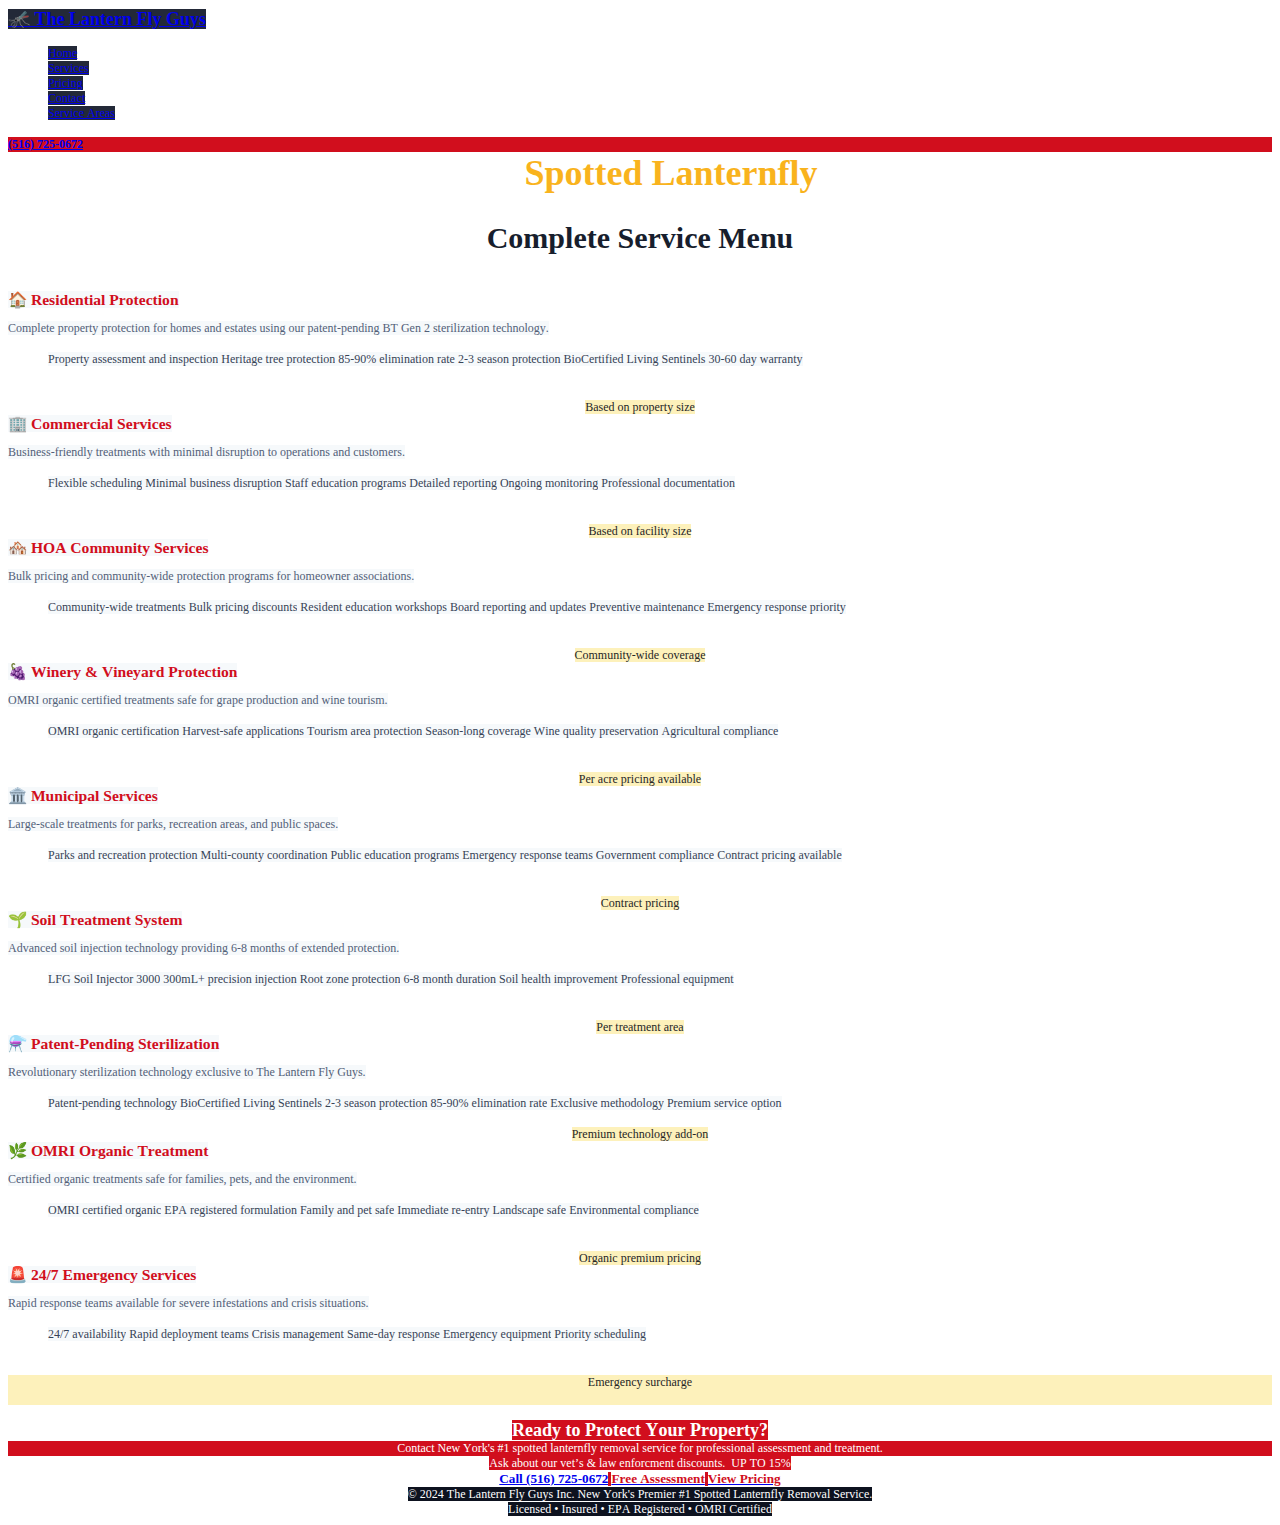
<file: services.html>
<!DOCTYPE html PUBLIC "-//W3C//DTD HTML 4.01//EN" "http://www.w3.org/TR/html4/strict.dtd">
<html>
<head>
  <meta http-equiv="Content-Type" content="text/html; charset=utf-8">
  <meta http-equiv="Content-Style-Type" content="text/css">
  <title></title>
  <meta name="Description" content="Comprehensive spotted lanternfly removal services in Nassau &amp; Suffolk County. Residential, commercial, HOA, municipal, and vineyard protection. OMRI organic, EPA registered.">
  <meta name="Keywords" content="spotted lanternfly services Nassau County, pest control Suffolk County, residential lanternfly removal, commercial pest management, HOA services Long Island">
  <meta name="Generator" content="Cocoa HTML Writer">
  <meta name="CocoaVersion" content="2575.6">
  <style type="text/css">
    p.p1 {margin: 0.0px 0.0px 0.0px 0.0px; font: 18.0px Tahoma; color: #ffffff; -webkit-text-stroke: #ffffff}
    p.p3 {margin: 0.0px 0.0px 0.0px 0.0px; font: 12.0px Tahoma; color: #ffffff; -webkit-text-stroke: #ffffff; background-color: #d10e1d}
    p.p5 {margin: 0.0px 0.0px 0.0px 0.0px; text-align: center; font: 12.0px Tahoma; color: #ffffff; -webkit-text-stroke: #ffffff}
    p.p8 {margin: 0.0px 0.0px 12.0px 0.0px; font: 12.0px Tahoma; color: #526078; -webkit-text-stroke: #526078}
    p.p10 {margin: 0.0px 0.0px 0.0px 0.0px; text-align: center; font: 14.4px Tahoma; color: #d10e1d; -webkit-text-stroke: #d10e1d; min-height: 17.0px}
    p.p11 {margin: 0.0px 0.0px 0.0px 0.0px; text-align: center; font: 12.0px Tahoma; color: #262626; -webkit-text-stroke: #262626}
    p.p13 {margin: 0.0px 0.0px 0.0px 0.0px; text-align: center; font: 12.0px Tahoma; color: #262626; -webkit-text-stroke: #262626; background-color: #fdf1bb}
    p.p14 {margin: 0.0px 0.0px 0.0px 0.0px; text-align: center; font: 12.0px Tahoma; color: #262626; -webkit-text-stroke: #262626; background-color: #fdf1bb; min-height: 14.0px}
    p.p15 {margin: 0.0px 0.0px 0.0px 0.0px; text-align: center; font: 12.0px Tahoma; color: #262626; -webkit-text-stroke: #262626; min-height: 14.0px}
    p.p17 {margin: 0.0px 0.0px 0.0px 0.0px; text-align: center; font: 12.0px Tahoma; color: #ffffff; -webkit-text-stroke: #ffffff; background-color: #d10e1d}
    p.p18 {margin: 0.0px 0.0px 0.0px 0.0px; text-align: center; font: 13.2px Tahoma; color: #d10e1d; -webkit-text-stroke: #d10e1d}
    li.li2 {margin: 0.0px 0.0px 0.0px 0.0px; font: 12.0px Tahoma; color: #ffffff; -webkit-text-stroke: #ffffff}
    li.li9 {margin: 0.0px 0.0px 0.0px 0.0px; font: 12.0px Tahoma; color: #374356; -webkit-text-stroke: #374356}
    li.li12 {margin: 0.0px 0.0px 0.0px 0.0px; font: 14.4px Tahoma; color: #d10e1d; min-height: 17.0px}
    span.s1 {font: 18.0px 'Apple Color Emoji'; font-kerning: none; background-color: rgba(23, 30, 45, 0.95)}
    span.s2 {font: 18.0px Tahoma; font-kerning: none}
    span.s3 {background-color: rgba(23, 30, 45, 0.95); -webkit-text-stroke: 0px #000000}
    span.s4 {font-kerning: none}
    span.s5 {font-kerning: none; background-color: #d10e1d}
    span.s6 {font-kerning: none; color: #f9b31d; -webkit-text-stroke: 0px #f9b31d}
    span.s7 {font-kerning: none; background-color: #ffffff}
    span.s8 {font: 15.6px 'Apple Color Emoji'; font-kerning: none; background-color: #f6f9fb}
    span.s9 {font-kerning: none; background-color: #f6f9fb}
    span.s10 {background-color: #f6f9fb; -webkit-text-stroke: 0px #000000}
    span.s11 {font-kerning: none; color: #262626; background-color: #f6f9fb; -webkit-text-stroke: 0px #262626}
    span.s12 {font-kerning: none; background-color: #fdf1bb}
    span.s13 {font: 12.0px Tahoma; font-kerning: none; color: #ffffff; background-color: #d10e1d; -webkit-text-stroke: 0px #ffffff}
    span.s14 {font: 13.2px Tahoma; font-kerning: none; color: #d10e1d; background-color: #ffffff; -webkit-text-stroke: 0px #d10e1d}
    span.s15 {font-kerning: none; background-color: #0d121f}
    ul.ul1 {list-style-type: none}
  </style>
</head>
<body>
<p class="p1"><span class="s1"><a href="file:///">🦟<span class="s2"><b> The Lantern Fly Guys</b><b></b></span></a></span></p>
<ul class="ul1">
  <li class="li2"><span class="s3"><a href="file:///"><span class="s4">Home</span></a></span></li>
  <li class="li2"><span class="s3"><a href="file:///services.html"><span class="s4">Services</span></a></span></li>
  <li class="li2"><span class="s3"><a href="file:///pricing.html"><span class="s4">Pricing</span></a></span></li>
  <li class="li2"><span class="s3"><a href="file:///contact.html"><span class="s4">Contact</span></a></span></li>
  <li class="li2"><span class="s3"><a href="file:///towns.html"><span class="s4">Service Areas</span></a></span></li>
</ul>
<p class="p3"><span class="s4"><a href="tel:5167250672"><b>(516) 725-0672</b><span class="s5"><b></b></span></a></span></p>
<h1 style="margin: 0.0px 0.0px 12.0px 0.0px; text-align: center; font: 36.0px Tahoma; color: #ffffff; -webkit-text-stroke: #ffffff"><span class="s4"><b>Professional </b></span><span class="s6"><b>Spotted Lanternfly</b></span><span class="s4"><b> Services</b></span></h1>
<p class="p5"><span class="s4">Comprehensive pest control solutions for Nassau &amp; Suffolk County</span></p>
<h2 style="margin: 0.0px 0.0px 36.0px 0.0px; text-align: center; font: 30.0px Tahoma; color: #171e2d; -webkit-text-stroke: #171e2d"><span class="s7"><b>Complete Service Menu</b><b></b></span></h2>
<h3 style="margin: 0.0px 0.0px 12.0px 0.0px; font: 15.6px Tahoma; color: #d10e1d; -webkit-text-stroke: #d10e1d"><span class="s8">🏠</span><span class="s9"><b> Residential Protection</b><b></b></span></h3>
<p class="p8"><span class="s9">Complete property protection for homes and estates using our patent-pending BT Gen 2 sterilization technology.</span></p>
<ul class="ul1">
  <li class="li9"><span class="s10"></span><span class="s9">Property assessment and inspection</span><span class="s11"> </span><span class="s9">Heritage tree protection</span><span class="s11"> </span><span class="s9">85-90% elimination rate</span><span class="s11"> </span><span class="s9">2-3 season protection</span><span class="s11"> </span><span class="s9">BioCertified Living Sentinels</span><span class="s11"> </span><span class="s9">30-60 day warranty</span></li>
</ul>
<p class="p10"><span class="s4"><b></b></span><br></p>
<p class="p11"><span class="s12">Based on property size</span></p>
<h3 style="margin: 0.0px 0.0px 12.0px 0.0px; font: 15.6px Tahoma; color: #d10e1d; -webkit-text-stroke: #d10e1d"><span class="s8">🏢</span><span class="s9"><b> Commercial Services</b><b></b></span></h3>
<p class="p8"><span class="s9">Business-friendly treatments with minimal disruption to operations and customers.</span></p>
<ul class="ul1">
  <li class="li9"><span class="s10"></span><span class="s9">Flexible scheduling</span><span class="s11"> </span><span class="s9">Minimal business disruption</span><span class="s11"> </span><span class="s9">Staff education programs</span><span class="s11"> </span><span class="s9">Detailed reporting</span><span class="s11"> </span><span class="s9">Ongoing monitoring</span><span class="s11"> </span><span class="s9">Professional documentation</span></li>
</ul>
<p class="p10"><span class="s4"><b></b></span><br></p>
<p class="p11"><span class="s12">Based on facility size</span></p>
<h3 style="margin: 0.0px 0.0px 12.0px 0.0px; font: 15.6px Tahoma; color: #d10e1d; -webkit-text-stroke: #d10e1d"><span class="s8">🏘️</span><span class="s9"><b> HOA Community Services</b><b></b></span></h3>
<p class="p8"><span class="s9">Bulk pricing and community-wide protection programs for homeowner associations.</span></p>
<ul class="ul1">
  <li class="li9"><span class="s10"></span><span class="s9">Community-wide treatments</span><span class="s11"> </span><span class="s9">Bulk pricing discounts</span><span class="s11"> </span><span class="s9">Resident education workshops</span><span class="s11"> </span><span class="s9">Board reporting and updates</span><span class="s11"> </span><span class="s9">Preventive maintenance</span><span class="s11"> </span><span class="s9">Emergency response priority</span></li>
</ul>
<p class="p10"><span class="s4"><b></b></span><br></p>
<p class="p11"><span class="s12">Community-wide coverage</span></p>
<h3 style="margin: 0.0px 0.0px 12.0px 0.0px; font: 15.6px Tahoma; color: #d10e1d; -webkit-text-stroke: #d10e1d"><span class="s8">🍇</span><span class="s9"><b> Winery &amp; Vineyard Protection</b><b></b></span></h3>
<p class="p8"><span class="s9">OMRI organic certified treatments safe for grape production and wine tourism.</span></p>
<ul class="ul1">
  <li class="li9"><span class="s10"></span><span class="s9">OMRI organic certification</span><span class="s11"> </span><span class="s9">Harvest-safe applications</span><span class="s11"> </span><span class="s9">Tourism area protection</span><span class="s11"> </span><span class="s9">Season-long coverage</span><span class="s11"> </span><span class="s9">Wine quality preservation</span><span class="s11"> </span><span class="s9">Agricultural compliance</span></li>
  <li class="li12"><b></b><b></b></li>
</ul>
<p class="p11"><span class="s12">Per acre pricing available</span></p>
<h3 style="margin: 0.0px 0.0px 12.0px 0.0px; font: 15.6px Tahoma; color: #d10e1d; -webkit-text-stroke: #d10e1d"><span class="s8">🏛️</span><span class="s9"><b> Municipal Services</b><b></b></span></h3>
<p class="p8"><span class="s9">Large-scale treatments for parks, recreation areas, and public spaces.</span></p>
<ul class="ul1">
  <li class="li9"><span class="s10"></span><span class="s9">Parks and recreation protection</span><span class="s11"> </span><span class="s9">Multi-county coordination</span><span class="s11"> </span><span class="s9">Public education programs</span><span class="s11"> </span><span class="s9">Emergency response teams</span><span class="s11"> </span><span class="s9">Government compliance</span><span class="s11"> </span><span class="s9">Contract pricing available</span></li>
</ul>
<p class="p10"><span class="s4"><b></b></span><br></p>
<p class="p11"><span class="s12">Contract pricing</span></p>
<h3 style="margin: 0.0px 0.0px 12.0px 0.0px; font: 15.6px Tahoma; color: #d10e1d; -webkit-text-stroke: #d10e1d"><span class="s8">🌱</span><span class="s9"><b> Soil Treatment System</b><b></b></span></h3>
<p class="p8"><span class="s9">Advanced soil injection technology providing 6-8 months of extended protection.</span></p>
<ul class="ul1">
  <li class="li9"><span class="s10"></span><span class="s9">LFG Soil Injector 3000</span><span class="s11"> </span><span class="s9">300mL+ precision injection</span><span class="s11"> </span><span class="s9">Root zone protection</span><span class="s11"> </span><span class="s9">6-8 month duration</span><span class="s11"> </span><span class="s9">Soil health improvement</span><span class="s11"> </span><span class="s9">Professional equipment</span></li>
</ul>
<p class="p10"><span class="s4"><b></b></span><br></p>
<p class="p11"><span class="s12">Per treatment area</span></p>
<h3 style="margin: 0.0px 0.0px 12.0px 0.0px; font: 15.6px Tahoma; color: #d10e1d; -webkit-text-stroke: #d10e1d"><span class="s8">⚗️</span><span class="s9"><b> Patent-Pending Sterilization</b><b></b></span></h3>
<p class="p8"><span class="s9">Revolutionary sterilization technology exclusive to The Lantern Fly Guys.</span></p>
<ul class="ul1">
  <li class="li9"><span class="s10"></span><span class="s9">Patent-pending technology</span><span class="s11"> </span><span class="s9">BioCertified Living Sentinels</span><span class="s11"> </span><span class="s9">2-3 season protection</span><span class="s11"> </span><span class="s9">85-90% elimination rate</span><span class="s11"> </span><span class="s9">Exclusive methodology</span><span class="s11"> </span><span class="s9">Premium service option</span></li>
</ul>
<p class="p11"><span class="s12">Premium technology add-on</span></p>
<h3 style="margin: 0.0px 0.0px 12.0px 0.0px; font: 15.6px Tahoma; color: #d10e1d; -webkit-text-stroke: #d10e1d"><span class="s8">🌿</span><span class="s9"><b> OMRI Organic Treatment</b><b></b></span></h3>
<p class="p8"><span class="s9">Certified organic treatments safe for families, pets, and the environment.</span></p>
<ul class="ul1">
  <li class="li9"><span class="s10"></span><span class="s9">OMRI certified organic</span><span class="s11"> </span><span class="s9">EPA registered formulation</span><span class="s11"> </span><span class="s9">Family and pet safe</span><span class="s11"> </span><span class="s9">Immediate re-entry</span><span class="s11"> </span><span class="s9">Landscape safe</span><span class="s11"> </span><span class="s9">Environmental compliance</span></li>
  <li class="li12"><b></b><b></b></li>
</ul>
<p class="p11"><span class="s12">Organic premium pricing</span></p>
<h3 style="margin: 0.0px 0.0px 12.0px 0.0px; font: 15.6px Tahoma; color: #d10e1d; -webkit-text-stroke: #d10e1d"><span class="s8">🚨</span><span class="s9"><b> 24/7 Emergency Services</b><b></b></span></h3>
<p class="p8"><span class="s9">Rapid response teams available for severe infestations and crisis situations.</span></p>
<ul class="ul1">
  <li class="li9"><span class="s10"></span><span class="s9">24/7 availability</span><span class="s11"> </span><span class="s9">Rapid deployment teams</span><span class="s11"> </span><span class="s9">Crisis management</span><span class="s11"> </span><span class="s9">Same-day response</span><span class="s11"> </span><span class="s9">Emergency equipment</span><span class="s11"> </span><span class="s9">Priority scheduling</span></li>
</ul>
<p class="p10"><span class="s4"><b></b></span><br></p>
<p class="p13"><span class="s4">Emergency surcharge</span></p>
<p class="p14"><span class="s4"></span><br></p>
<p class="p15"><span class="s4"></span><br></p>
<h2 style="margin: 0.0px 0.0px 0.0px 0.0px; text-align: center; font: 18.0px Tahoma; color: #ffffff; -webkit-text-stroke: #ffffff"><span class="s5"><b>Ready to Protect Your Property?</b><b></b></span></h2>
<p class="p17"><span class="s4">Contact New York's #1 spotted lanternfly removal service for professional assessment and treatment.</span></p>
<p class="p5"><span class="s5">Ask about our vet’s &amp; law enforcment discounts.<span class="Apple-converted-space">  </span>UP TO 15%</span></p>
<p class="p18"><span class="s7"><a href="tel:5167250672"><b>Call (516) 725-0672</b></a></span><span class="s13"> <a href="file:///contact.html"><span class="s14"><b>Free Assessment</b></span></a> <a href="file:///pricing.html"><span class="s14"><b>View Pricing</b><b></b></span></a></span></p>
<p class="p5"><span class="s15">© 2024 The Lantern Fly Guys Inc. New York's Premier #1 Spotted Lanternfly Removal Service.</span></p>
<p class="p5"><span class="s15">Licensed • Insured • EPA Registered • OMRI Certified</span></p>
</body>
</html>
</file>
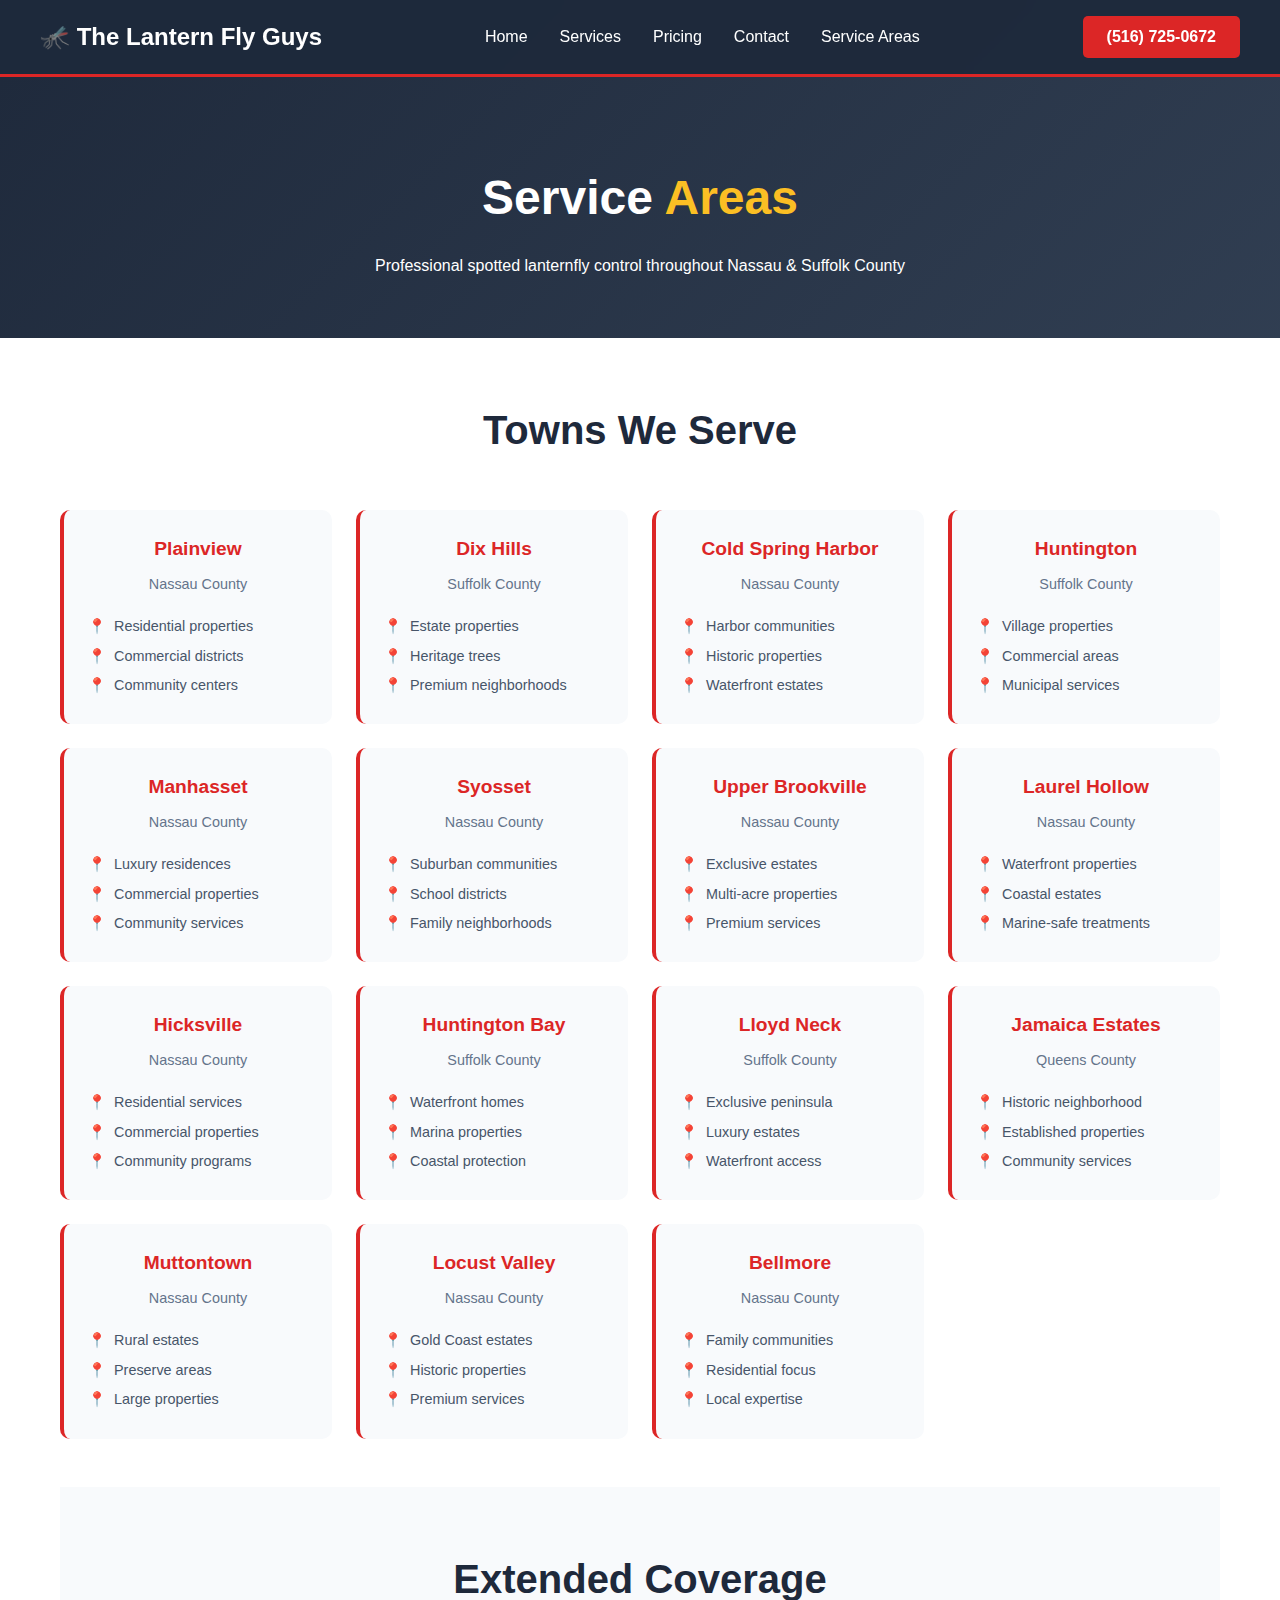
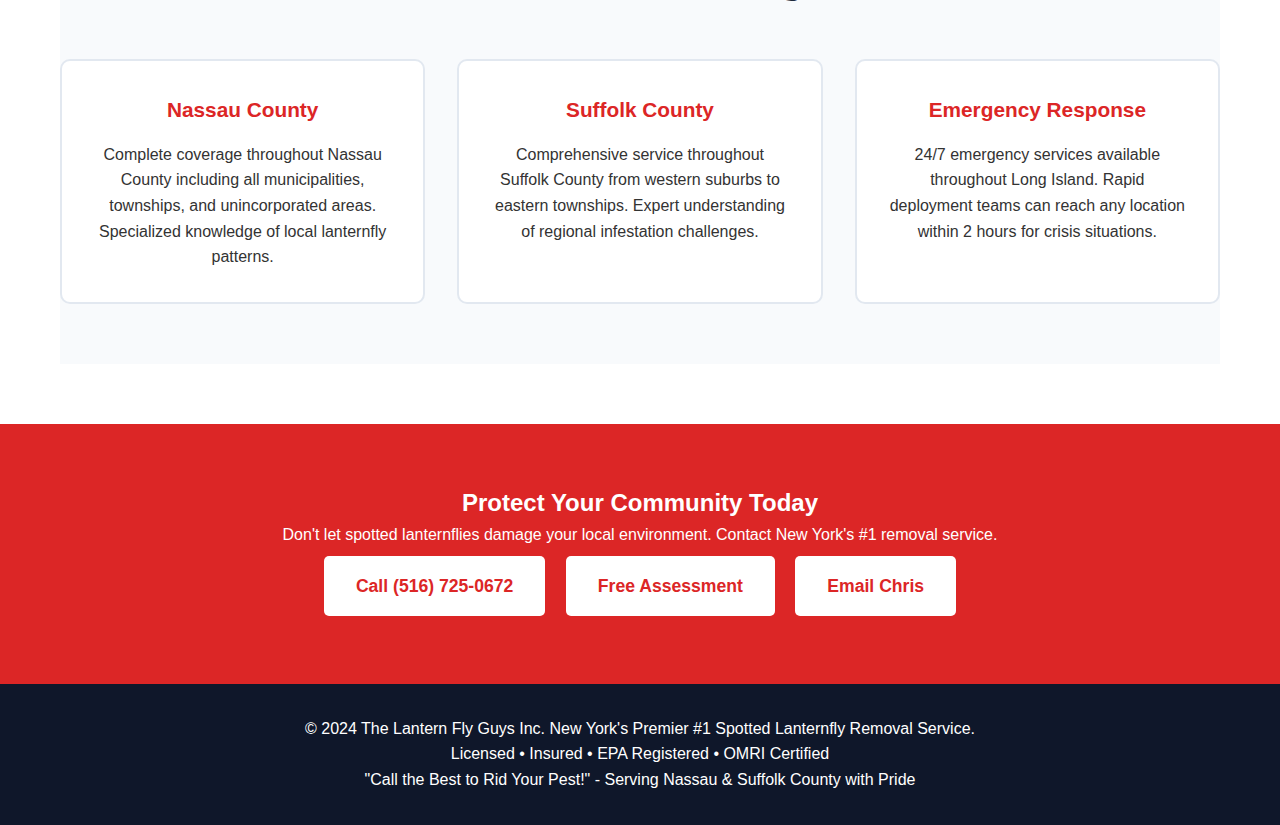
<file: towns.html>
<!DOCTYPE html>
<html lang="en">
<head>
    <meta charset="UTF-8">
    <meta name="viewport" content="width=device-width, initial-scale=1.0">
    <title>Service Areas - Nassau & Suffolk County Spotted Lanternfly Removal | The Lantern Fly Guys</title>
    <meta name="description" content="Professional spotted lanternfly removal serving 28+ towns across Nassau & Suffolk County NY. Plainview, Dix Hills, Huntington, Manhasset, Cold Spring Harbor, and more.">
    <meta name="keywords" content="spotted lanternfly removal Nassau County towns, Suffolk County pest control areas, Long Island lanternfly service, Plainview Dix Hills Huntington pest control">
    <link rel="canonical" href="https://www.thelanternflyguys.com/towns.html">
    
    <style>
        * {
            margin: 0;
            padding: 0;
            box-sizing: border-box;
        }
        
        body {
            font-family: 'Segoe UI', Tahoma, Geneva, Verdana, sans-serif;
            line-height: 1.6;
            color: #333;
            background: linear-gradient(135deg, #1e293b 0%, #334155 50%, #1e293b 100%);
        }
        
        .container {
            max-width: 1200px;
            margin: 0 auto;
            padding: 0 20px;
        }
        
        .header {
            background: rgba(30, 41, 59, 0.95);
            backdrop-filter: blur(10px);
            position: fixed;
            top: 0;
            width: 100%;
            z-index: 1000;
            border-bottom: 3px solid #dc2626;
        }
        
        .nav {
            display: flex;
            justify-content: space-between;
            align-items: center;
            padding: 1rem 0;
        }
        
        .logo {
            color: #ffffff;
            font-size: 1.5rem;
            font-weight: bold;
            text-decoration: none;
        }
        
        .nav-menu {
            display: flex;
            list-style: none;
            gap: 2rem;
        }
        
        .nav-menu a {
            color: #ffffff;
            text-decoration: none;
            font-weight: 500;
        }
        
        .nav-menu a:hover {
            color: #fbbf24;
        }
        
        .phone-btn {
            background: #dc2626;
            color: white;
            padding: 0.5rem 1.5rem;
            border: none;
            border-radius: 5px;
            font-weight: bold;
            text-decoration: none;
        }
        
        .main {
            padding-top: 100px;
        }
        
        .page-header {
            text-align: center;
            padding: 60px 0;
            color: white;
        }
        
        .page-header h1 {
            font-size: 3rem;
            margin-bottom: 1rem;
        }
        
        .highlight {
            color: #fbbf24;
        }
        
        .towns-section {
            padding: 60px 0;
            background: white;
        }
        
        .section-title {
            text-align: center;
            font-size: 2.5rem;
            margin-bottom: 3rem;
            color: #1e293b;
        }
        
        .towns-grid {
            display: grid;
            grid-template-columns: repeat(auto-fit, minmax(250px, 1fr));
            gap: 1.5rem;
            margin-bottom: 3rem;
        }
        
        .town-card {
            background: #f8fafc;
            padding: 1.5rem;
            border-radius: 10px;
            text-align: center;
            border-left: 4px solid #dc2626;
            transition: transform 0.3s;
        }
        
        .town-card:hover {
            transform: translateY(-3px);
            box-shadow: 0 8px 20px rgba(0,0,0,0.1);
        }
        
        .town-card h3 {
            color: #dc2626;
            margin-bottom: 0.5rem;
            font-size: 1.2rem;
        }
        
        .county {
            color: #64748b;
            font-size: 0.9rem;
            margin-bottom: 1rem;
        }
        
        .town-features {
            list-style: none;
            text-align: left;
        }
        
        .town-features li {
            padding: 0.2rem 0;
            font-size: 0.9rem;
            color: #475569;
        }
        
        .town-features li:before {
            content: "📍";
            margin-right: 0.5rem;
        }
        
        .coverage-section {
            padding: 60px 0;
            background: #f8fafc;
        }
        
        .coverage-grid {
            display: grid;
            grid-template-columns: repeat(auto-fit, minmax(300px, 1fr));
            gap: 2rem;
        }
        
        .coverage-card {
            background: white;
            padding: 2rem;
            border-radius: 10px;
            text-align: center;
            border: 2px solid #e2e8f0;
        }
        
        .coverage-card h3 {
            color: #dc2626;
            margin-bottom: 1rem;
            font-size: 1.3rem;
        }
        
        .cta-section {
            padding: 60px 0;
            background: #dc2626;
            color: white;
            text-align: center;
        }
        
        .btn-primary {
            background: white;
            color: #dc2626;
            padding: 1rem 2rem;
            border: none;
            border-radius: 5px;
            font-size: 1.1rem;
            font-weight: bold;
            text-decoration: none;
            margin: 0.5rem;
            display: inline-block;
        }
        
        .footer {
            background: #0f172a;
            color: white;
            padding: 2rem 0;
            text-align: center;
        }
        
        @media (max-width: 768px) {
            .nav-menu { display: none; }
            .towns-grid { grid-template-columns: 1fr; }
            .coverage-grid { grid-template-columns: 1fr; }
        }
    </style>
</head>
<body>
    <!-- Header -->
    <header class="header">
        <nav class="nav container">
            <a href="/" class="logo">🦟 The Lantern Fly Guys</a>
            <ul class="nav-menu">
                <li><a href="/">Home</a></li>
                <li><a href="/services.html">Services</a></li>
                <li><a href="/pricing.html">Pricing</a></li>
                <li><a href="/contact.html">Contact</a></li>
                <li><a href="/towns.html">Service Areas</a></li>
            </ul>
            <a href="tel:5167250672" class="phone-btn">(516) 725-0672</a>
        </nav>
    </header>

    <main class="main">
        <!-- Page Header -->
        <section class="page-header">
            <div class="container">
                <h1>Service <span class="highlight">Areas</span></h1>
                <p>Professional spotted lanternfly control throughout Nassau & Suffolk County</p>
            </div>
        </section>

        <!-- Towns Section -->
        <section class="towns-section">
            <div class="container">
                <h2 class="section-title">Towns We Serve</h2>
                <div class="towns-grid">
                    <div class="town-card">
                        <h3>Plainview</h3>
                        <div class="county">Nassau County</div>
                        <ul class="town-features">
                            <li>Residential properties</li>
                            <li>Commercial districts</li>
                            <li>Community centers</li>
                        </ul>
                    </div>
                    <div class="town-card">
                        <h3>Dix Hills</h3>
                        <div class="county">Suffolk County</div>
                        <ul class="town-features">
                            <li>Estate properties</li>
                            <li>Heritage trees</li>
                            <li>Premium neighborhoods</li>
                        </ul>
                    </div>
                    <div class="town-card">
                        <h3>Cold Spring Harbor</h3>
                        <div class="county">Nassau County</div>
                        <ul class="town-features">
                            <li>Harbor communities</li>
                            <li>Historic properties</li>
                            <li>Waterfront estates</li>
                        </ul>
                    </div>
                    <div class="town-card">
                        <h3>Huntington</h3>
                        <div class="county">Suffolk County</div>
                        <ul class="town-features">
                            <li>Village properties</li>
                            <li>Commercial areas</li>
                            <li>Municipal services</li>
                        </ul>
                    </div>
                    <div class="town-card">
                        <h3>Manhasset</h3>
                        <div class="county">Nassau County</div>
                        <ul class="town-features">
                            <li>Luxury residences</li>
                            <li>Commercial properties</li>
                            <li>Community services</li>
                        </ul>
                    </div>
                    <div class="town-card">
                        <h3>Syosset</h3>
                        <div class="county">Nassau County</div>
                        <ul class="town-features">
                            <li>Suburban communities</li>
                            <li>School districts</li>
                            <li>Family neighborhoods</li>
                        </ul>
                    </div>
                    <div class="town-card">
                        <h3>Upper Brookville</h3>
                        <div class="county">Nassau County</div>
                        <ul class="town-features">
                            <li>Exclusive estates</li>
                            <li>Multi-acre properties</li>
                            <li>Premium services</li>
                        </ul>
                    </div>
                    <div class="town-card">
                        <h3>Laurel Hollow</h3>
                        <div class="county">Nassau County</div>
                        <ul class="town-features">
                            <li>Waterfront properties</li>
                            <li>Coastal estates</li>
                            <li>Marine-safe treatments</li>
                        </ul>
                    </div>
                    <div class="town-card">
                        <h3>Hicksville</h3>
                        <div class="county">Nassau County</div>
                        <ul class="town-features">
                            <li>Residential services</li>
                            <li>Commercial properties</li>
                            <li>Community programs</li>
                        </ul>
                    </div>
                    <div class="town-card">
                        <h3>Huntington Bay</h3>
                        <div class="county">Suffolk County</div>
                        <ul class="town-features">
                            <li>Waterfront homes</li>
                            <li>Marina properties</li>
                            <li>Coastal protection</li>
                        </ul>
                    </div>
                    <div class="town-card">
                        <h3>Lloyd Neck</h3>
                        <div class="county">Suffolk County</div>
                        <ul class="town-features">
                            <li>Exclusive peninsula</li>
                            <li>Luxury estates</li>
                            <li>Waterfront access</li>
                        </ul>
                    </div>
                    <div class="town-card">
                        <h3>Jamaica Estates</h3>
                        <div class="county">Queens County</div>
                        <ul class="town-features">
                            <li>Historic neighborhood</li>
                            <li>Established properties</li>
                            <li>Community services</li>
                        </ul>
                    </div>
                    <div class="town-card">
                        <h3>Muttontown</h3>
                        <div class="county">Nassau County</div>
                        <ul class="town-features">
                            <li>Rural estates</li>
                            <li>Preserve areas</li>
                            <li>Large properties</li>
                        </ul>
                    </div>
                    <div class="town-card">
                        <h3>Locust Valley</h3>
                        <div class="county">Nassau County</div>
                        <ul class="town-features">
                            <li>Gold Coast estates</li>
                            <li>Historic properties</li>
                            <li>Premium services</li>
                        </ul>
                    </div>
                    <div class="town-card">
                        <h3>Bellmore</h3>
                        <div class="county">Nassau County</div>
                        <ul class="town-features">
                            <li>Family communities</li>
                            <li>Residential focus</li>
                            <li>Local expertise</li>
                        </ul>
                    </div>
                </div>

                <!-- Additional Coverage -->
                <div class="coverage-section">
                    <h3 class="section-title">Extended Coverage</h3>
                    <div class="coverage-grid">
                        <div class="coverage-card">
                            <h3>Nassau County</h3>
                            <p>Complete coverage throughout Nassau County including all municipalities, townships, and unincorporated areas. Specialized knowledge of local lanternfly patterns.</p>
                        </div>
                        <div class="coverage-card">
                            <h3>Suffolk County</h3>
                            <p>Comprehensive service throughout Suffolk County from western suburbs to eastern townships. Expert understanding of regional infestation challenges.</p>
                        </div>
                        <div class="coverage-card">
                            <h3>Emergency Response</h3>
                            <p>24/7 emergency services available throughout Long Island. Rapid deployment teams can reach any location within 2 hours for crisis situations.</p>
                        </div>
                    </div>
                </div>
            </div>
        </section>

        <!-- CTA Section -->
        <section class="cta-section">
            <div class="container">
                <h2>Protect Your Community Today</h2>
                <p>Don't let spotted lanternflies damage your local environment. Contact New York's #1 removal service.</p>
                <a href="tel:5167250672" class="btn-primary">Call (516) 725-0672</a>
                <a href="/contact.html" class="btn-primary">Free Assessment</a>
                <a href="mailto:chris@lanternflyguy.com" class="btn-primary">Email Chris</a>
            </div>
        </section>
    </main>

    <!-- Footer -->
    <footer class="footer">
        <div class="container">
            <p>&copy; 2024 The Lantern Fly Guys Inc. New York's Premier #1 Spotted Lanternfly Removal Service.</p>
            <p>Licensed • Insured • EPA Registered • OMRI Certified</p>
            <p>"Call the Best to Rid Your Pest!" - Serving Nassau & Suffolk County with Pride</p>
        </div>
    </footer>
</body>
</html>
</file>
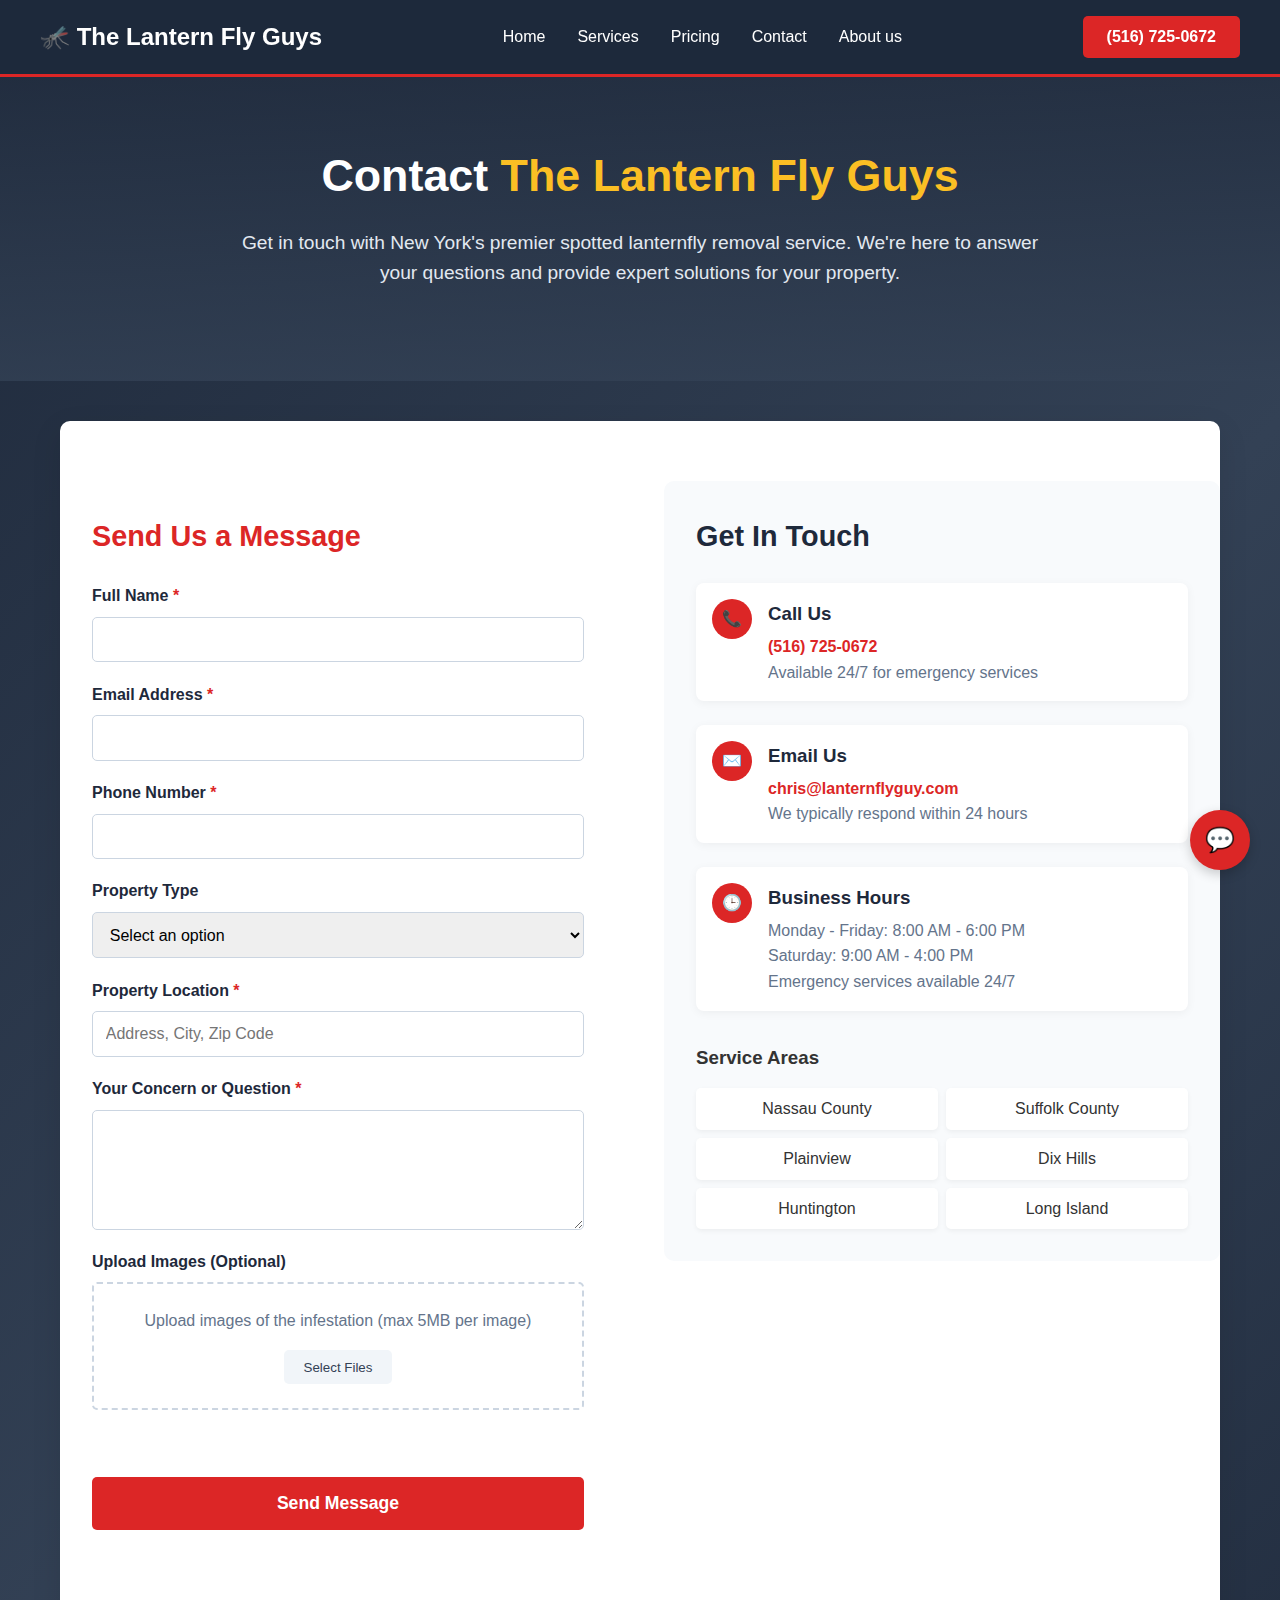
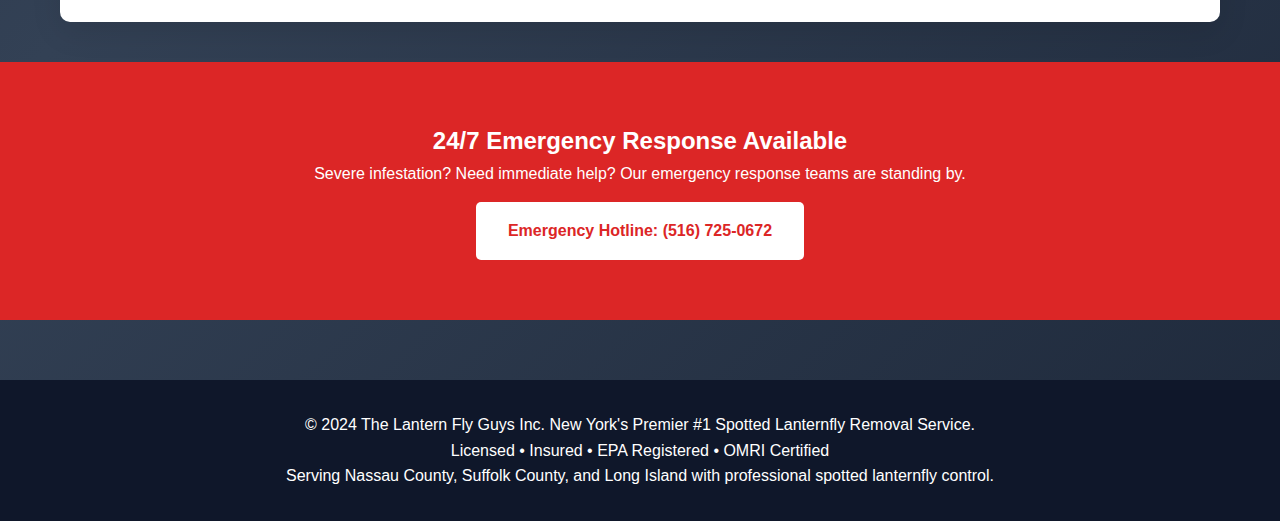
<file: contact/contact.html>
<!DOCTYPE html>
<html lang="en">
<head>
    <meta charset="UTF-8">
    <meta name="viewport" content="width=device-width, initial-scale=1.0">
    <title>Contact Us | The Lantern Fly Guys | #1 Spotted Lanternfly Removal Nassau & Suffolk County NY</title>
    <meta name="description" content="Contact New York's Premier #1 Spotted Lanternfly Removal Service. Get a free assessment and expert consultation.">
    <meta name="keywords" content="contact lanternfly removal Nassau County, spotted lanternfly exterminator Suffolk County, pest control contact Long Island, emergency pest service NY">
    <link rel="canonical" href="https://www.thelanternflyguys.com/contact.html">
    
    <style>
        * { 
            margin: 0; 
            padding: 0; 
            box-sizing: border-box; 
        }
        
        body { 
            font-family: 'Segoe UI', Tahoma, Geneva, Verdana, sans-serif; 
            line-height: 1.6; 
            color: #333; 
            background: linear-gradient(135deg, #1e293b 0%, #334155 50%, #1e293b 100%);
            min-height: 100vh;
        }
        
        .container { 
            max-width: 1200px; 
            margin: 0 auto; 
            padding: 0 20px; 
        }
        
        .header { 
            background: rgba(30, 41, 59, 0.95); 
            backdrop-filter: blur(10px); 
            position: fixed; 
            top: 0; 
            width: 100%; 
            z-index: 1000; 
            border-bottom: 3px solid #dc2626; 
        }
        
        .nav { 
            display: flex; 
            justify-content: space-between; 
            align-items: center; 
            padding: 1rem 0; 
        }
        
        .logo { 
            display: flex; 
            align-items: center; 
            color: #ffffff; 
            font-size: 1.5rem; 
            font-weight: bold; 
            text-decoration: none; 
        }
        
        .nav-menu { 
            display: flex; 
            list-style: none; 
            gap: 2rem; 
        }
        
        .nav-menu a { 
            color: #ffffff; 
            text-decoration: none; 
            font-weight: 500; 
            transition: color 0.3s; 
        }
        
        .nav-menu a:hover { 
            color: #fbbf24; 
        }
        
        .phone-btn { 
            background: #dc2626; 
            color: white; 
            padding: 0.5rem 1.5rem; 
            border: none; 
            border-radius: 5px; 
            font-weight: bold; 
            text-decoration: none; 
            transition: background 0.3s; 
        }
        
        .phone-btn:hover { 
            background: #b91c1c; 
        }
        
        /* Contact Hero Section */
        .contact-hero { 
            padding: 140px 0 60px; 
            text-align: center; 
            color: white; 
            background: linear-gradient(rgba(30, 41, 59, 0.8), rgba(51, 65, 85, 0.8));
        }
        
        .contact-hero h1 { 
            font-size: 2.8rem; 
            margin-bottom: 1rem; 
            font-weight: bold; 
        }
        
        .contact-hero .highlight { 
            color: #fbbf24; 
        }
        
        .contact-hero p { 
            font-size: 1.2rem; 
            margin-bottom: 2rem; 
            max-width: 800px; 
            margin-left: auto; 
            margin-right: auto; 
            color: #e2e8f0; 
        }
        
        /* Contact Content */
        .contact-content { 
            display: grid; 
            grid-template-columns: 1fr 1fr; 
            gap: 3rem; 
            padding: 60px 0; 
            background: white; 
            border-radius: 10px; 
            margin: 40px auto; 
            box-shadow: 0 10px 30px rgba(0, 0, 0, 0.1);
        }
        
        /* Form Styles */
        .form-container { 
            padding: 2rem; 
        }
        
        .form-title { 
            color: #dc2626; 
            margin-bottom: 1.5rem; 
            font-size: 1.8rem; 
        }
        
        .contact-form { 
            display: grid; 
            gap: 1.2rem; 
        }
        
        .form-group { 
            display: flex; 
            flex-direction: column; 
        }
        
        .form-group label { 
            margin-bottom: 0.5rem; 
            font-weight: 600; 
            color: #1e293b; 
        }
        
        .form-group input, 
        .form-group textarea, 
        .form-group select { 
            padding: 0.8rem; 
            border: 1px solid #cbd5e1; 
            border-radius: 5px; 
            font-family: inherit;
            font-size: 1rem;
        }
        
        .form-group textarea { 
            min-height: 120px; 
            resize: vertical; 
        }
        
        .form-group input:focus, 
        .form-group textarea:focus, 
        .form-group select:focus { 
            outline: none; 
            border-color: #dc2626; 
            box-shadow: 0 0 0 2px rgba(220, 38, 38, 0.2);
        }
        
        .required::after { 
            content: " *"; 
            color: #dc2626; 
        }
        
        /* File Upload */
        .file-upload { 
            border: 2px dashed #cbd5e1; 
            padding: 1.5rem; 
            text-align: center; 
            border-radius: 5px;
            margin-bottom: 1rem;
            transition: all 0.3s;
        }
        
        .file-upload:hover { 
            border-color: #dc2626; 
        }
        
        .file-upload p { 
            margin-bottom: 1rem; 
            color: #64748b; 
        }
        
        .file-input { 
            display: none; 
        }
        
        .upload-btn { 
            background: #f1f5f9; 
            color: #334155; 
            padding: 0.6rem 1.2rem; 
            border: none; 
            border-radius: 5px; 
            cursor: pointer;
            transition: all 0.3s;
        }
        
        .upload-btn:hover { 
            background: #e2e8f0; 
        }
        
        .file-list { 
            margin-top: 1rem; 
            text-align: left; 
        }
        
        .file-item { 
            display: flex; 
            justify-content: space-between; 
            align-items: center; 
            background: #f8fafc; 
            padding: 0.5rem; 
            border-radius: 5px;
            margin-bottom: 0.5rem;
        }
        
        .remove-file { 
            color: #dc2626; 
            background: none; 
            border: none; 
            cursor: pointer; 
            font-weight: bold;
        }
        
        /* Submit Button */
        .submit-btn { 
            background: #dc2626; 
            color: white; 
            padding: 1rem; 
            border: none; 
            border-radius: 5px; 
            font-size: 1.1rem; 
            font-weight: bold; 
            cursor: pointer;
            transition: all 0.3s;
            margin-top: 1rem;
        }
        
        .submit-btn:hover { 
            background: #b91c1c; 
            transform: translateY(-2px); 
        }
        
        /* Contact Info */
        .info-container { 
            background: #f8fafc; 
            padding: 2rem; 
            border-radius: 10px;
            height: fit-content;
        }
        
        .info-title { 
            color: #1e293b; 
            margin-bottom: 1.5rem; 
            font-size: 1.8rem; 
        }
        
        .contact-info-item { 
            display: flex; 
            align-items: flex-start; 
            margin-bottom: 1.5rem; 
            padding: 1rem;
            background: white;
            border-radius: 8px;
            box-shadow: 0 2px 10px rgba(0, 0, 0, 0.05);
        }
        
        .contact-icon { 
            background: #dc2626; 
            color: white; 
            width: 40px; 
            height: 40px; 
            border-radius: 50%; 
            display: flex; 
            align-items: center; 
            justify-content: center; 
            margin-right: 1rem;
            flex-shrink: 0;
        }
        
        .contact-details h3 { 
            color: #1e293b; 
            margin-bottom: 0.3rem; 
        }
        
        .contact-details p { 
            color: #64748b; 
        }
        
        /* Service Areas */
        .service-areas { 
            margin-top: 2rem; 
        }
        
        .areas-grid { 
            display: grid; 
            grid-template-columns: repeat(2, 1fr); 
            gap: 0.5rem; 
            margin-top: 1rem;
        }
        
        .area-item { 
            background: white; 
            padding: 0.5rem; 
            border-radius: 5px; 
            text-align: center;
            box-shadow: 0 2px 5px rgba(0, 0, 0, 0.05);
        }
        
        /* Emergency Section */
        .emergency-section {
            padding: 60px 0;
            background: #dc2626;
            color: white;
            text-align: center;
        }
        
        /* Chat Bot */
        .chatbot-container {
            position: fixed;
            bottom: 30px;
            right: 30px;
            z-index: 1000;
        }
        
        .chatbot-btn {
            width: 60px;
            height: 60px;
            border-radius: 50%;
            background: #dc2626;
            color: white;
            border: none;
            cursor: pointer;
            box-shadow: 0 4px 12px rgba(0, 0, 0, 0.2);
            display: flex;
            align-items: center;
            justify-content: center;
            font-size: 1.5rem;
            transition: all 0.3s;
        }
        
        .chatbot-btn:hover {
            transform: scale(1.1);
        }
        
        .chat-window {
            position: absolute;
            bottom: 70px;
            right: 0;
            width: 350px;
            height: 450px;
            background: white;
            border-radius: 15px;
            box-shadow: 0 5px 25px rgba(0, 0, 0, 0.2);
            display: none;
            flex-direction: column;
            overflow: hidden;
        }
        
        .chat-header {
            background: #dc2626;
            color: white;
            padding: 1rem;
            display: flex;
            justify-content: space-between;
            align-items: center;
        }
        
        .chat-close {
            background: none;
            border: none;
            color: white;
            cursor: pointer;
            font-size: 1.2rem;
        }
        
        .chat-messages {
            flex: 1;
            padding: 1rem;
            overflow-y: auto;
            display: flex;
            flex-direction: column;
            gap: 0.8rem;
        }
        
        .message {
            max-width: 80%;
            padding: 0.8rem;
            border-radius: 15px;
            line-height: 1.4;
        }
        
        .bot-message {
            background: #f1f5f9;
            align-self: flex-start;
            border-bottom-left-radius: 5px;
        }
        
        .user-message {
            background: #dc2626;
            color: white;
            align-self: flex-end;
            border-bottom-right-radius: 5px;
        }
        
        .chat-input {
            display: flex;
            padding: 0.8rem;
            border-top: 1px solid #e2e8f0;
        }
        
        .chat-input input {
            flex: 1;
            padding: 0.8rem;
            border: 1px solid #cbd5e1;
            border-radius: 20px;
            outline: none;
        }
        
        .chat-input button {
            background: #dc2626;
            color: white;
            border: none;
            border-radius: 50%;
            width: 40px;
            height: 40px;
            margin-left: 0.5rem;
            cursor: pointer;
        }
        
        .quick-questions {
            display: grid;
            gap: 0.5rem;
            margin-top: 1rem;
        }
        
        .question-btn {
            background: #f1f5f9;
            border: 1px solid #e2e8f0;
            border-radius: 15px;
            padding: 0.5rem 1rem;
            text-align: left;
            cursor: pointer;
            transition: all 0.2s;
            font-size: 0.9rem;
        }
        
        .question-btn:hover {
            background: #e2e8f0;
        }
        
        /* Footer */
        .footer { 
            background: #0f172a; 
            color: white; 
            padding: 2rem 0; 
            text-align: center; 
            margin-top: 60px; 
        }
        
        /* Responsive */
        @media (max-width: 968px) {
            .contact-content {
                grid-template-columns: 1fr;
            }
        }
        
        @media (max-width: 768px) {
            .nav-menu { 
                display: none; 
            }
            
            .contact-hero h1 { 
                font-size: 2.2rem; 
            }
            
            .areas-grid { 
                grid-template-columns: 1fr; 
            }
            
            .chat-window {
                width: 300px;
                right: -20px;
            }
        }
    </style>
</head>
<body>
    <!-- Header -->
    <header class="header">
        <nav class="nav container">
            <a href="../" class="logo">
                🦟 The Lantern Fly Guys
            </a>
            <ul class="nav-menu">
                <li><a href="../">Home</a></li>
                <li><a href="../services/">Services</a></li>
                <li><a href="../pricing/">Pricing</a></li>
                <li><a href="../contact/">Contact</a></li>
                <li><a href="../towns/">About us</a></li>
            </ul>
            <a href="tel:5167250672" class="phone-btn">(516) 725-0672</a>
        </nav>
    </header>

    <!-- Contact Hero Section -->
    <section class="contact-hero">
        <div class="container">
            <h1>Contact <span class="highlight">The Lantern Fly Guys</span></h1>
            <p>Get in touch with New York's premier spotted lanternfly removal service. We're here to answer your questions and provide expert solutions for your property.</p>
        </div>
    </section>

    <!-- Contact Content -->
    <div class="container">
        <div class="contact-content">
            <!-- Contact Form -->
            <div class="form-container">
                <h2 class="form-title">Send Us a Message</h2>
                <form class="contact-form" id="contactForm" enctype="multipart/form-data">
                    <div class="form-group">
                        <label for="name" class="required">Full Name</label>
                        <input type="text" id="name" name="name" required>
                    </div>
                    <div class="form-group">
                        <label for="email" class="required">Email Address</label>
                        <input type="email" id="email" name="email" required>
                    </div>
                    <div class="form-group">
                        <label for="phone" class="required">Phone Number</label>
                        <input type="tel" id="phone" name="phone" required>
                    </div>
                    <div class="form-group">
                        <label for="propertyType">Property Type</label>
                        <select id="propertyType" name="propertyType">
                            <option value="">Select an option</option>
                            <option value="residential">Residential</option>
                            <option value="commercial">Commercial</option>
                            <option value="farm">Farm/Vineyard</option>
                            <option value="hoa">HOA Community</option>
                            <option value="municipal">Municipal</option>
                        </select>
                    </div>
                    <div class="form-group">
                        <label for="location" class="required">Property Location</label>
                        <input type="text" id="location" name="location" placeholder="Address, City, Zip Code" required>
                    </div>
                    <div class="form-group">
                        <label for="message" class="required">Your Concern or Question</label>
                        <textarea id="message" name="message" required></textarea>
                    </div>
                    
                    <!-- File Upload -->
                    <div class="form-group">
                        <label>Upload Images (Optional)</label>
                        <div class="file-upload" id="fileUploadArea">
                            <p>Upload images of the infestation (max 5MB per image)</p>
                            <button type="button" class="upload-btn" onclick="document.getElementById('fileInput').click()">Select Files</button>
                            <input type="file" id="fileInput" class="file-input" multiple accept="image/*" onchange="handleFileSelect(event)">
                        </div>
                        <div class="file-list" id="fileList"></div>
                    </div>
                    
                    <button type="submit" class="submit-btn">Send Message</button>
                </form>
            </div>
            
            <!-- Contact Information -->
            <div class="info-container">
                <h2 class="info-title">Get In Touch</h2>
                
                <div class="contact-info-item">
                    <div class="contact-icon">📞</div>
                    <div class="contact-details">
                        <h3>Call Us</h3>
                        <p><strong><a href="tel:5167250672" style="color: #dc2626; text-decoration: none;">(516) 725-0672</a></strong></p>
                        <p>Available 24/7 for emergency services</p>
                    </div>
                </div>
                
                <div class="contact-info-item">
                    <div class="contact-icon">✉️</div>
                    <div class="contact-details">
                        <h3>Email Us</h3>
                        <p><strong><a href="mailto:chris@lanternflyguy.com" style="color: #dc2626; text-decoration: none;">chris@lanternflyguy.com</a></strong></p>
                        <p>We typically respond within 24 hours</p>
                    </div>
                </div>
                
                <div class="contact-info-item">
                    <div class="contact-icon">🕒</div>
                    <div class="contact-details">
                        <h3>Business Hours</h3>
                        <p>Monday - Friday: 8:00 AM - 6:00 PM</p>
                        <p>Saturday: 9:00 AM - 4:00 PM</p>
                        <p>Emergency services available 24/7</p>
                    </div>
                </div>
                
                <div class="service-areas">
                    <h3>Service Areas</h3>
                    <div class="areas-grid">
                        <div class="area-item">Nassau County</div>
                        <div class="area-item">Suffolk County</div>
                        <div class="area-item">Plainview</div>
                        <div class="area-item">Dix Hills</div>
                        <div class="area-item">Huntington</div>
                        <div class="area-item">Long Island</div>
                    </div>
                </div>
            </div>
        </div>
    </div>

    <!-- Emergency Section -->
    <section class="emergency-section">
        <div class="container">
            <h2>24/7 Emergency Response Available</h2>
            <p>Severe infestation? Need immediate help? Our emergency response teams are standing by.</p>
            <a href="tel:5167250672" style="background: white; color: #dc2626; padding: 1rem 2rem; border-radius: 5px; text-decoration: none; font-weight: bold; display: inline-block; margin-top: 1rem;">Emergency Hotline: (516) 725-0672</a>
        </div>
    </section>

    <!-- Chat Bot -->
    <div class="chatbot-container">
        <button class="chatbot-btn" onclick="toggleChat()">💬</button>
        <div class="chat-window" id="chatWindow">
            <div class="chat-header">
                <h3>Lantern Fly Help</h3>
                <button class="chat-close" onclick="toggleChat()">×</button>
            </div>
            <div class="chat-messages" id="chatMessages">
                <div class="message bot-message">
                    Hi there! I'm here to help with your spotted lanternfly questions. How can I assist you today?
                </div>
                <div class="quick-questions">
                    <button class="question-btn" onclick="askQuestion(this)">How quickly can you respond to an infestation?</button>
                    <button class="question-btn" onclick="askQuestion(this)">Are your treatments safe for pets?</button>
                    <button class="question-btn" onclick="askQuestion(this)">What's your elimination success rate?</button>
                    <button class="question-btn" onclick="askQuestion(this)">I need to speak with someone directly</button>
                </div>
            </div>
            <div class="chat-input">
                <input type="text" id="chatInput" placeholder="Type your question here..." onkeypress="if(event.key=='Enter') sendMessage()">
                <button onclick="sendMessage()">➤</button>
            </div>
        </div>
    </div>

    <!-- Footer -->
    <footer class="footer">
        <div class="container">
            <p>&copy; 2024 The Lantern Fly Guys Inc. New York's Premier #1 Spotted Lanternfly Removal Service.</p>
            <p>Licensed • Insured • EPA Registered • OMRI Certified</p>
            <p>Serving Nassau County, Suffolk County, and Long Island with professional spotted lanternfly control.</p>
        </div>
    </footer>

    <script>
        // File Upload Handling
        function handleFileSelect(event) {
            const files = event.target.files;
            const fileList = document.getElementById('fileList');
            const maxSize = 5 * 1024 * 1024; // 5MB in bytes
            
            fileList.innerHTML = '';
            
            for (let i = 0; i < files.length; i++) {
                const file = files[i];
                
                if (file.size > maxSize) {
                    alert(`File ${file.name} is too large. Maximum file size is 5MB.`);
                    continue;
                }
                
                const fileItem = document.createElement('div');
                fileItem.className = 'file-item';
                fileItem.innerHTML = `
                    <span>${file.name}</span>
                    <button type="button" class="remove-file" onclick="removeFile(this)">×</button>
                `;
                fileList.appendChild(fileItem);
            }
        }
        
        function removeFile(button) {
            const fileItem = button.parentElement;
            fileItem.remove();
        }
        
        // Form Submission
        document.getElementById('contactForm').addEventListener('submit', function(e) {
            e.preventDefault();
            
            // Basic validation
            const requiredFields = this.querySelectorAll('[required]');
            let valid = true;
            
            requiredFields.forEach(field => {
                if (!field.value.trim()) {
                    valid = false;
                    field.style.borderColor = '#dc2626';
                } else {
                    field.style.borderColor = '#cbd5e1';
                }
            });
            
            if (!valid) {
                alert('Please fill in all required fields.');
                return;
            }
            
            // In a real implementation, you would send the form data to your server
            // This is a simulation of form submission
            alert('Thank you for your message! We will contact you shortly.');
            this.reset();
            document.getElementById('fileList').innerHTML = '';
        });
        
        // Chat Bot Functionality
        function toggleChat() {
            const chatWindow = document.getElementById('chatWindow');
            chatWindow.style.display = chatWindow.style.display === 'flex' ? 'none' : 'flex';
        }
        
        function askQuestion(button) {
            const question = button.textContent;
            document.getElementById('chatInput').value = question;
            sendMessage();
        }
        
        function sendMessage() {
            const input = document.getElementById('chatInput');
            const message = input.value.trim();
            
            if (!message) return;
            
            // Add user message
            addMessage(message, 'user');
            input.value = '';
            
            // Simulate bot response after a short delay
            setTimeout(() => {
                let response;
                
                if (message.includes('respond') || message.includes('quickly') || message.includes('emergency')) {
                    response = "We typically respond within 24 hours for standard inquiries. For emergency infestations, we can often be on-site within 2-4 hours. Call (516) 725-0672 for immediate assistance.";
                } else if (message.includes('pets') || message.includes('safe') || message.includes('organic')) {
                    response = "Yes! Our treatments are OMRI organic certified and completely safe for pets, children, and plants. We use environmentally responsible methods.";
                } else if (message.includes('rate') || message.includes('success') || message.includes('elimination')) {
                    response = "Our patented technology achieves an 85-90% elimination rate, which is industry-leading. Most clients see significant results after the first treatment.";
                } else if (message.includes('directly') || message.includes('speak') || message.includes('call')) {
                    response = "I can connect you directly with Chris. Would you like me to send him a message to call you? Or you can call (516) 725-0672 right now.";
                } else if (message.includes('price') || message.includes('cost') || message.includes('free')) {
                    response = "We offer free assessments and competitive pricing. The cost depends on your property size and infestation level. Would you like a free quote?";
                } else if (message.includes('service') || message.includes('area') || message.includes('location')) {
                    response = "We serve all of Nassau and Suffolk County, including Plainview, Dix Hills, Huntington, and the entire Long Island area.";
                } else {
                    response = "Thanks for your question. I'm connecting you with one of our lanternfly specialists who will contact you shortly. Is there anything else I can help with?";
                }
                
                addMessage(response, 'bot');
                
                // If user wants to speak directly, offer to message the phone
                if (message.includes('directly') || message.includes('speak') || message.includes('call')) {
                    setTimeout(() => {
                        addMessage("Would you like me to message Chris to call you right away? Just say 'yes' or provide your preferred callback time.", 'bot');
                    }, 1000);
                }
            }, 1000);
        }
        
        function addMessage(text, sender) {
            const messagesContainer = document.getElementById('chatMessages');
            const messageElement = document.createElement('div');
            messageElement.className = `message ${sender}-message`;
            messageElement.textContent = text;
            
            messagesContainer.appendChild(messageElement);
            messagesContainer.scrollTop = messagesContainer.scrollHeight;
        }
        
        // Initialize chat with welcome message
        window.onload = function() {
            // Already has a welcome message in the HTML
        }
    </script>
    <script src="../js/contact-form.js"></script>
</body>
</html>
</file>
